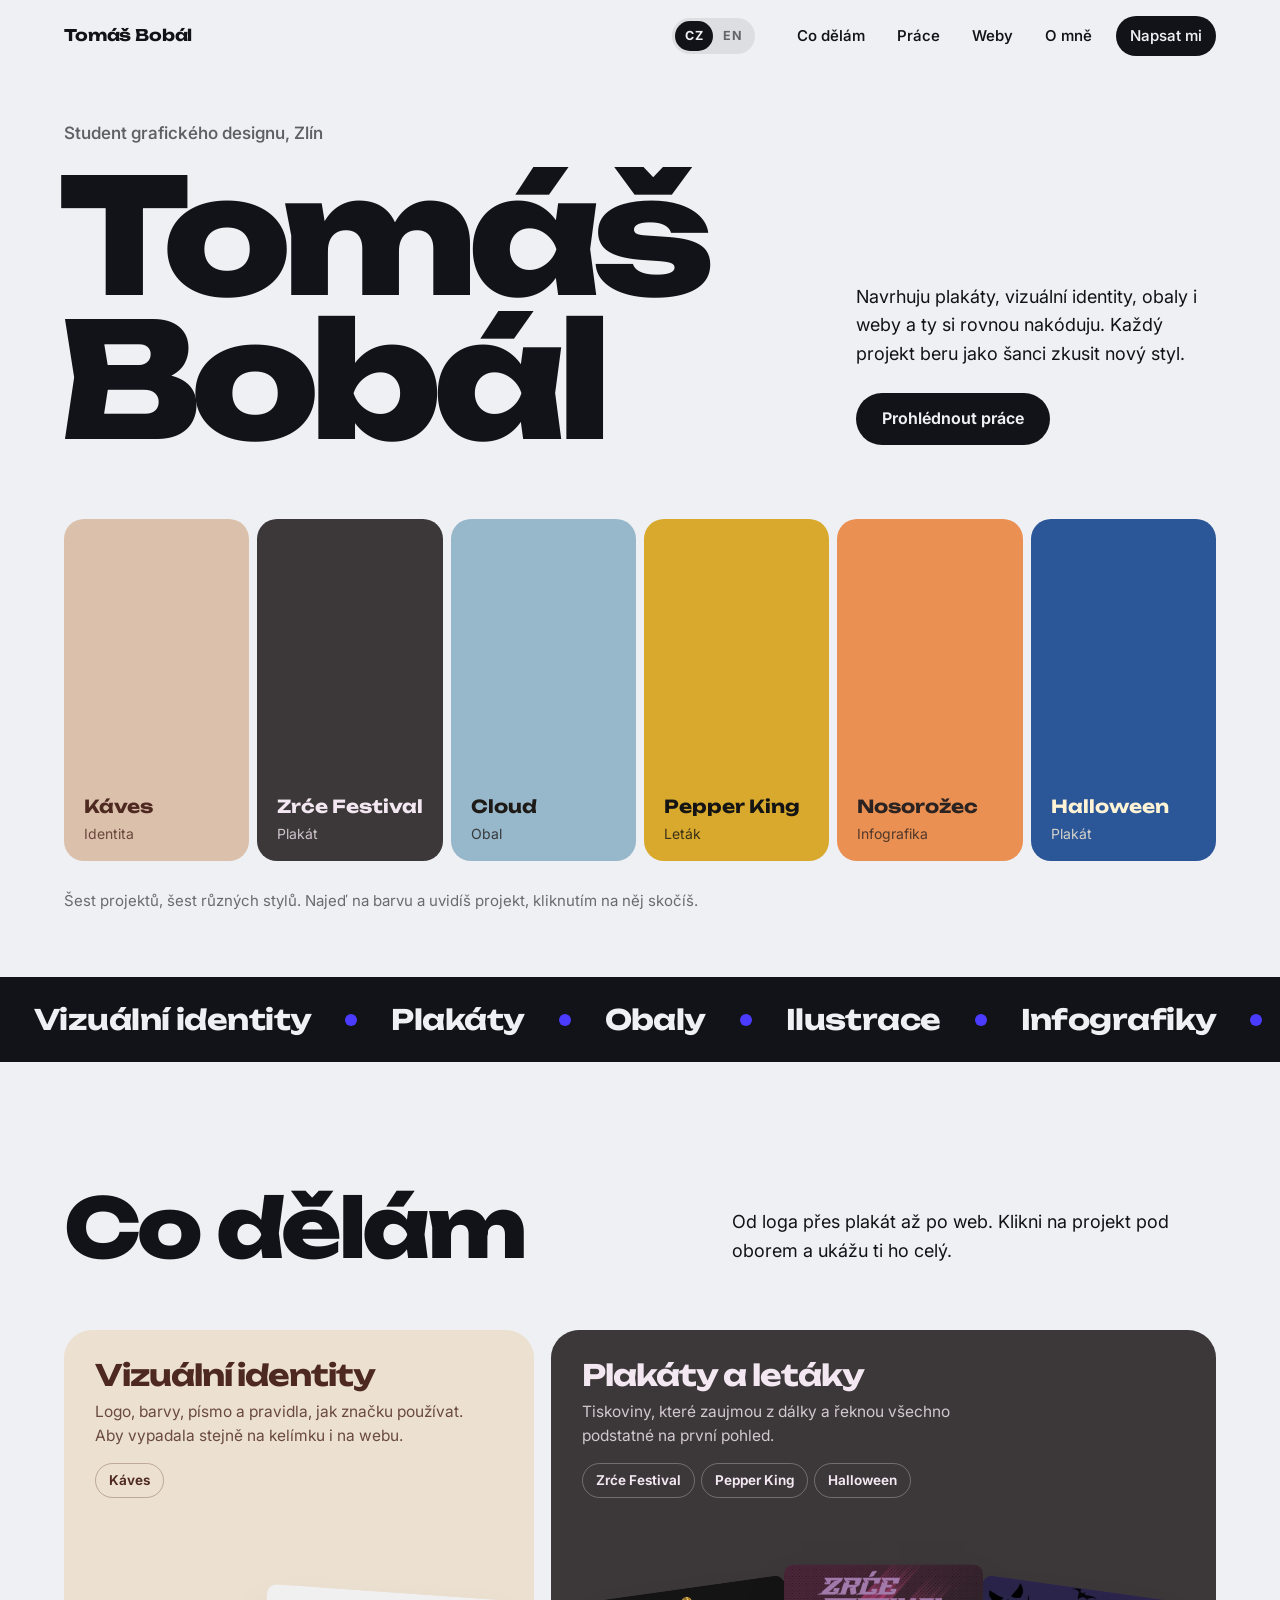
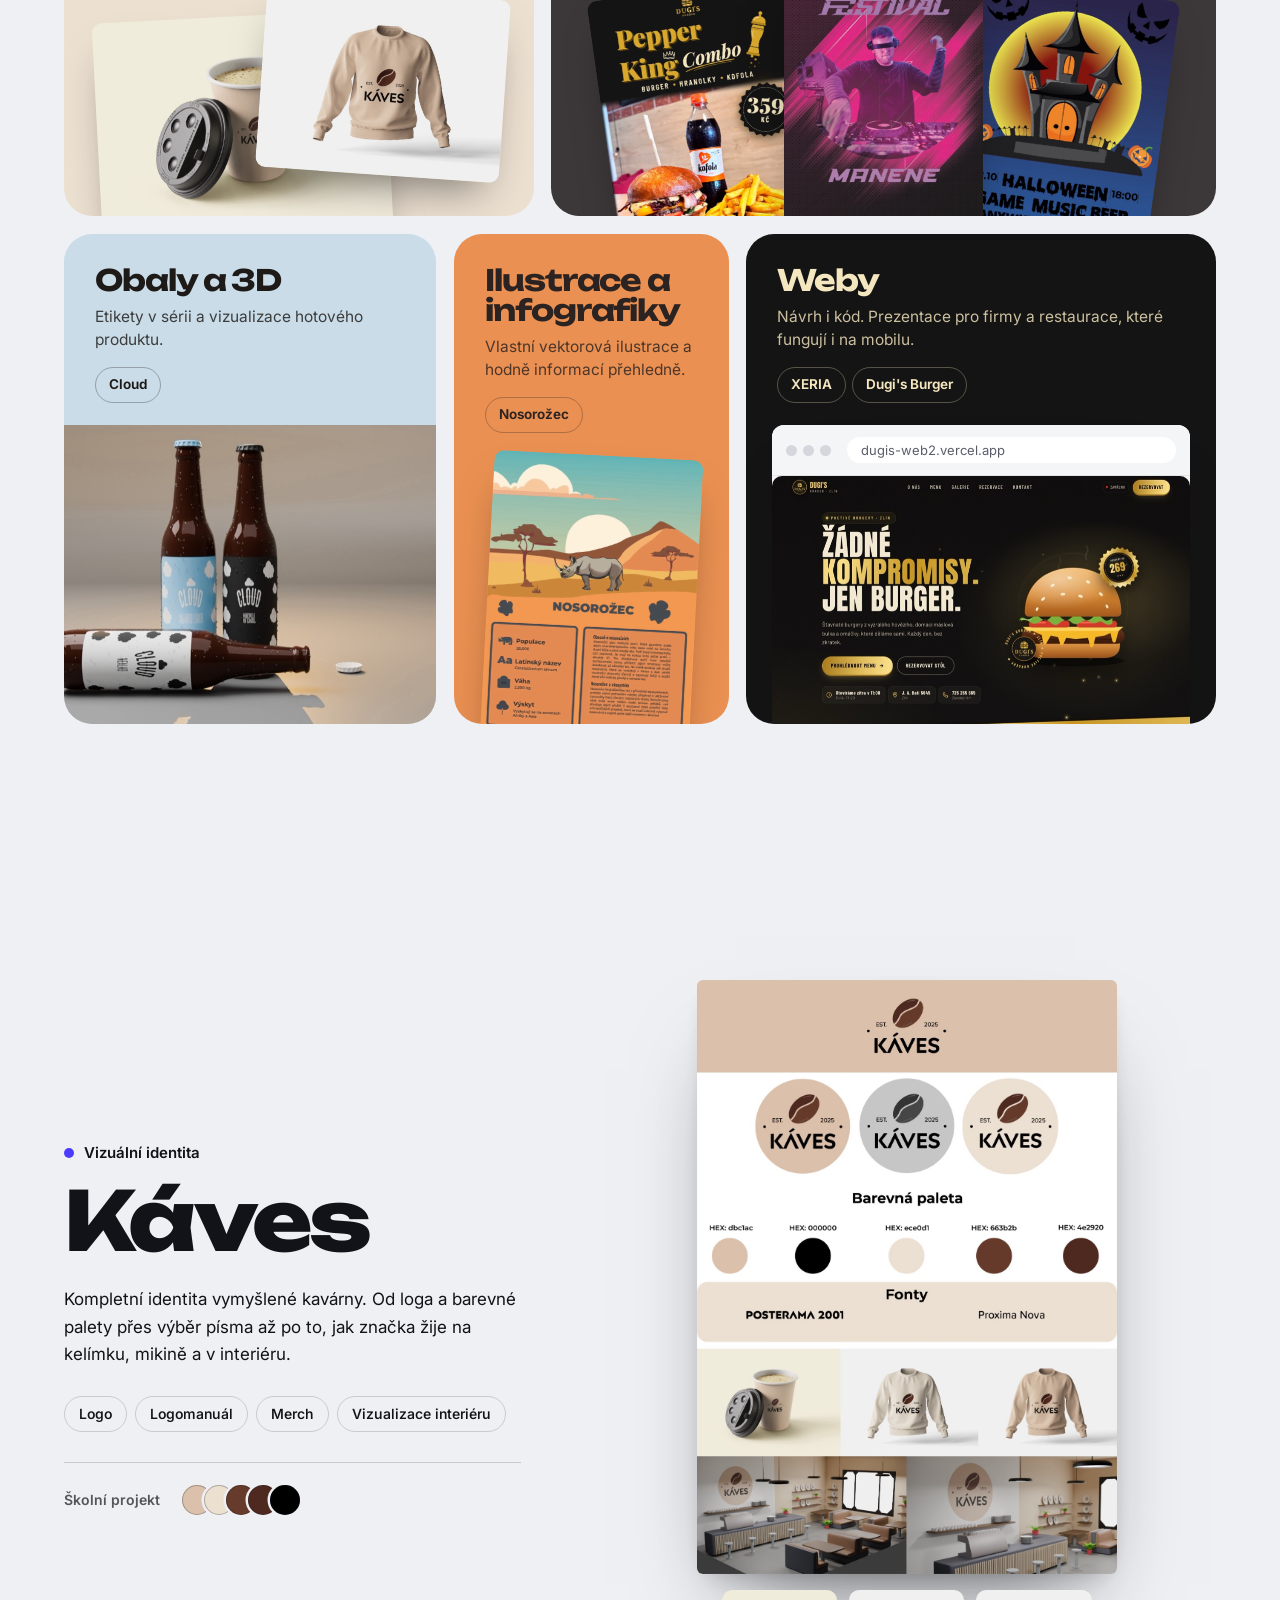
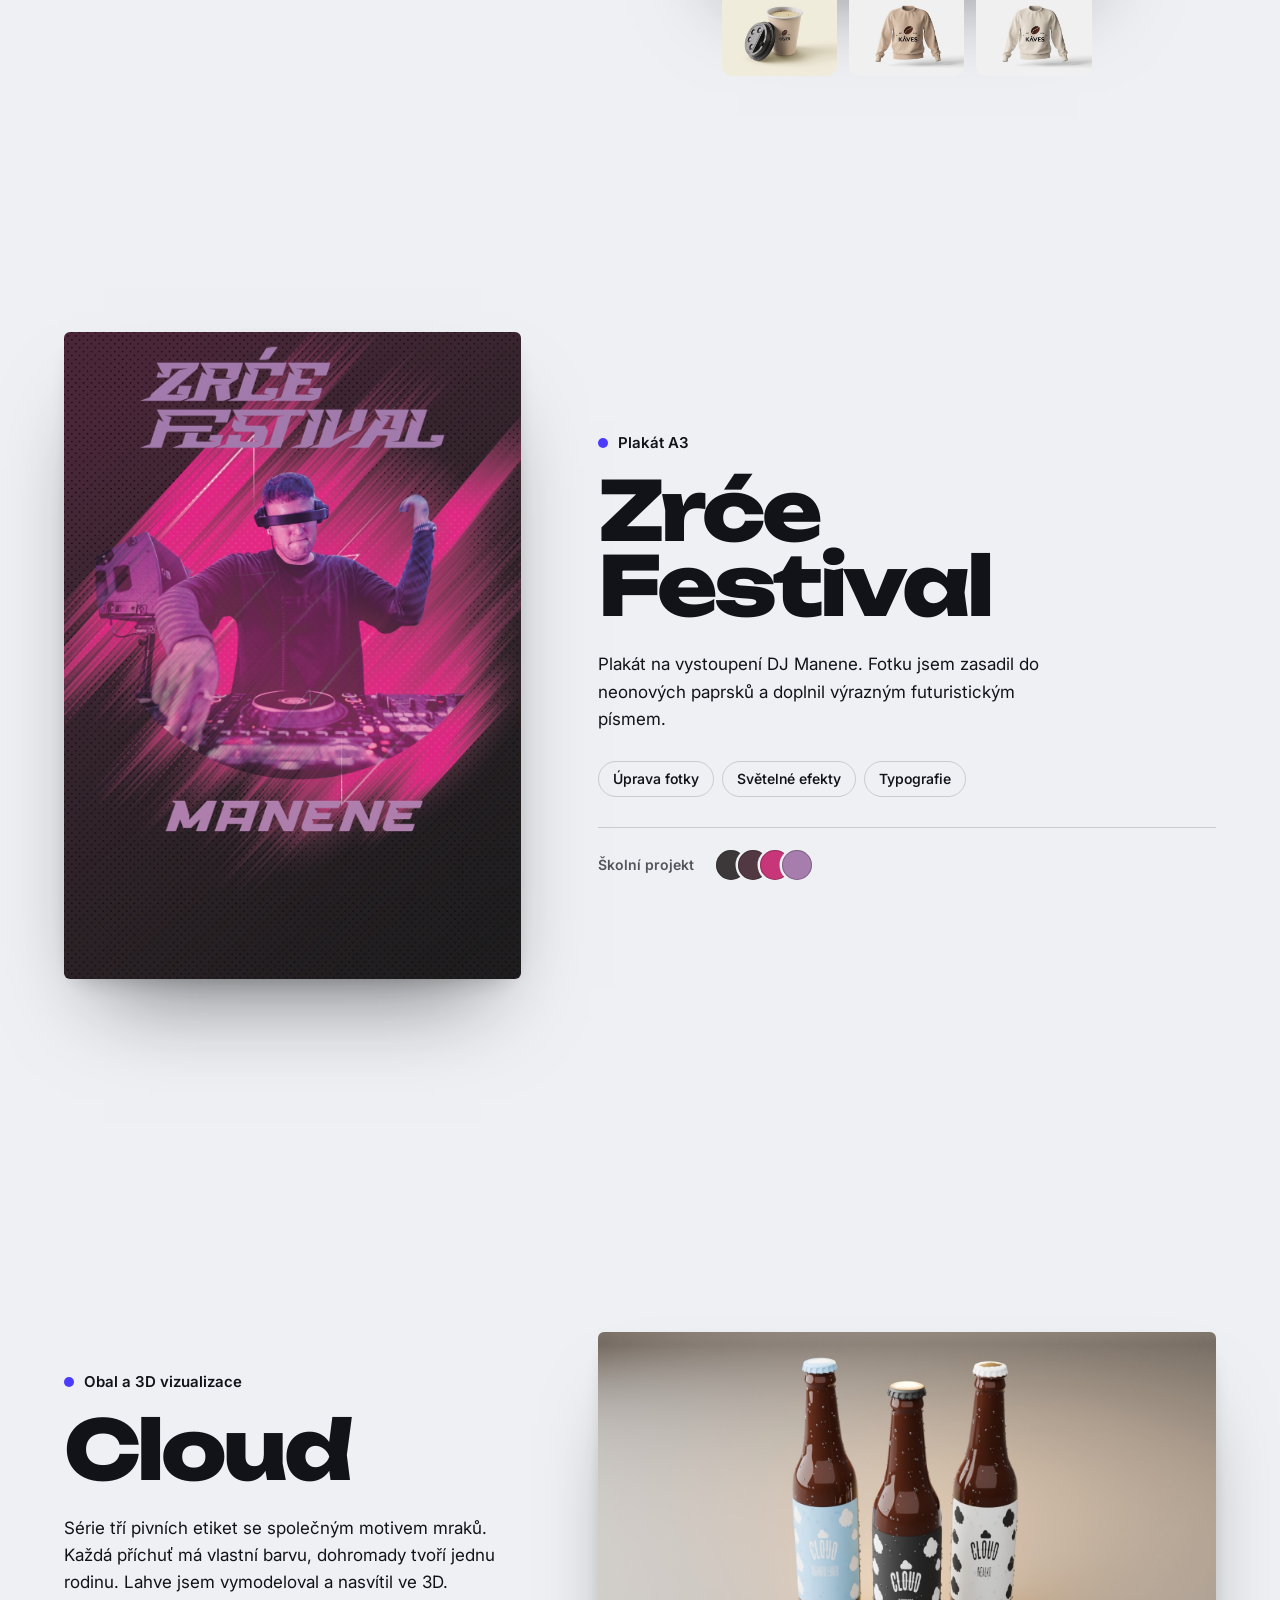
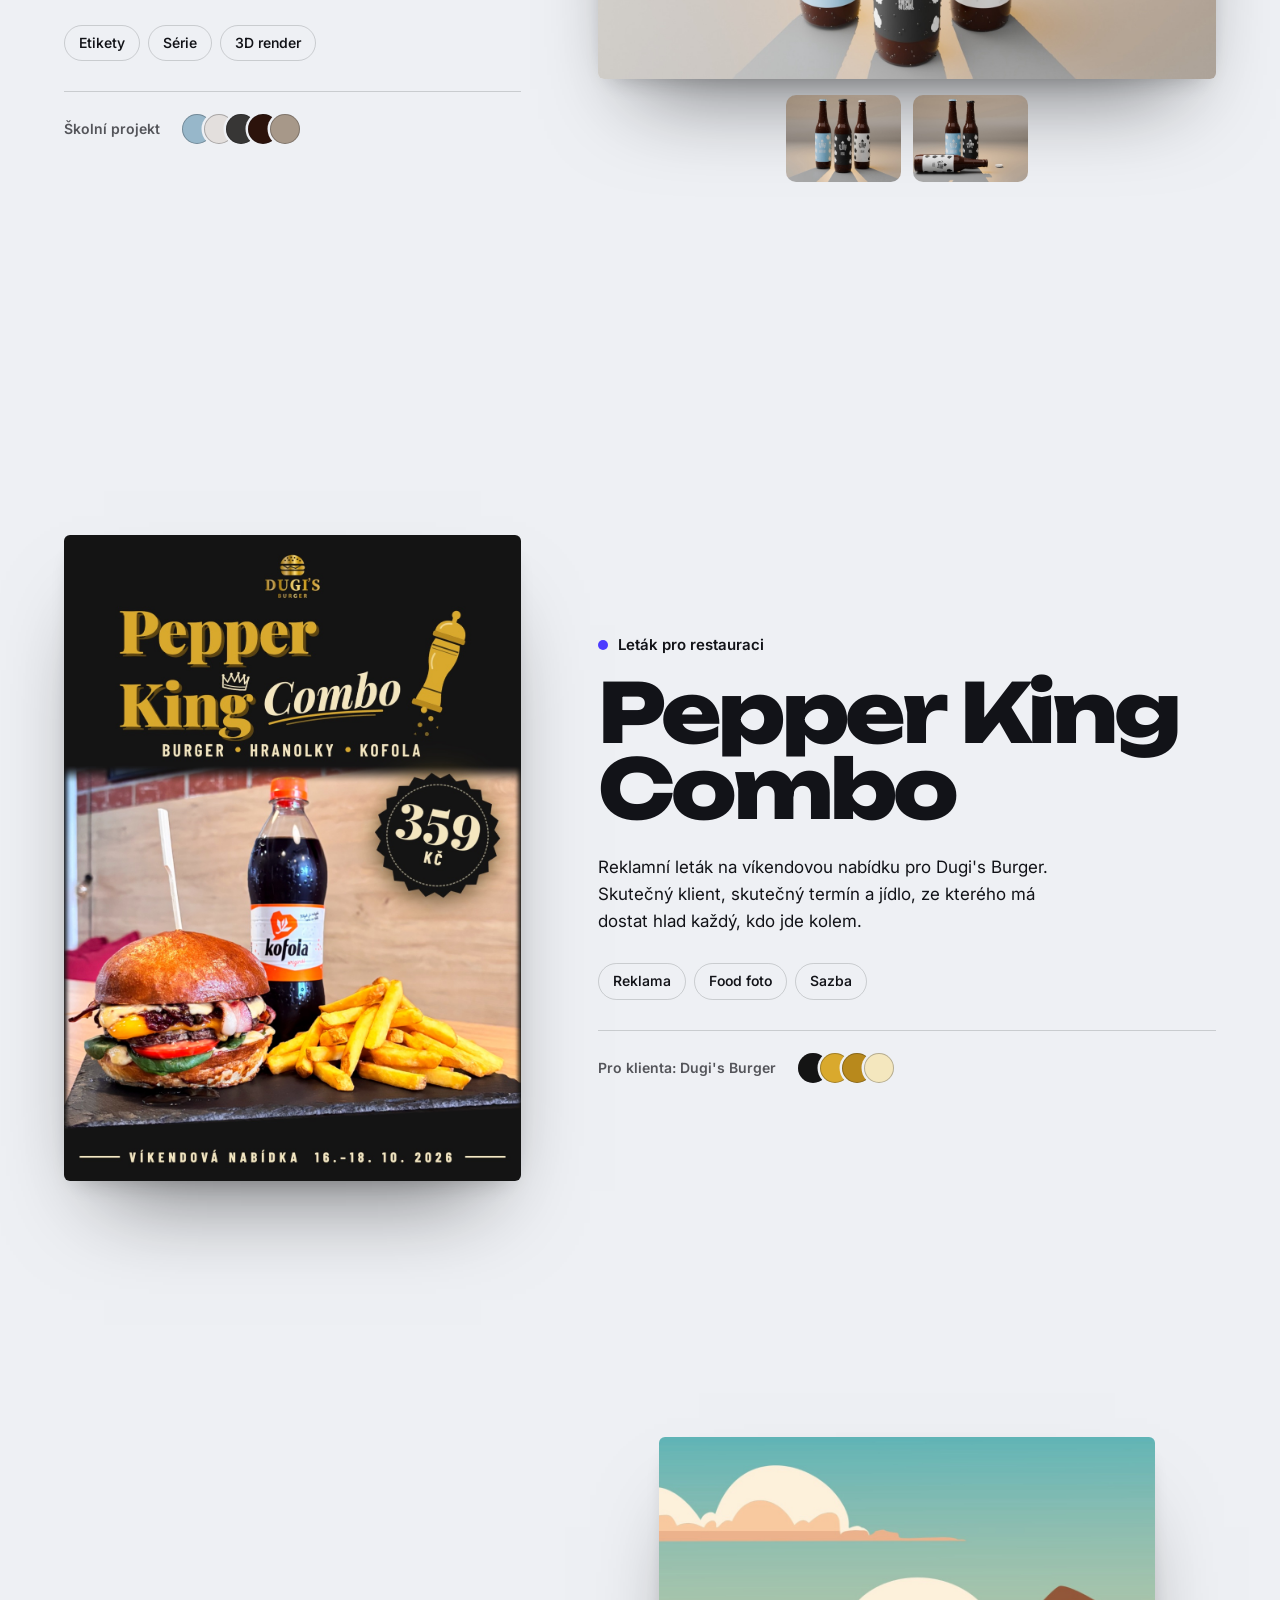
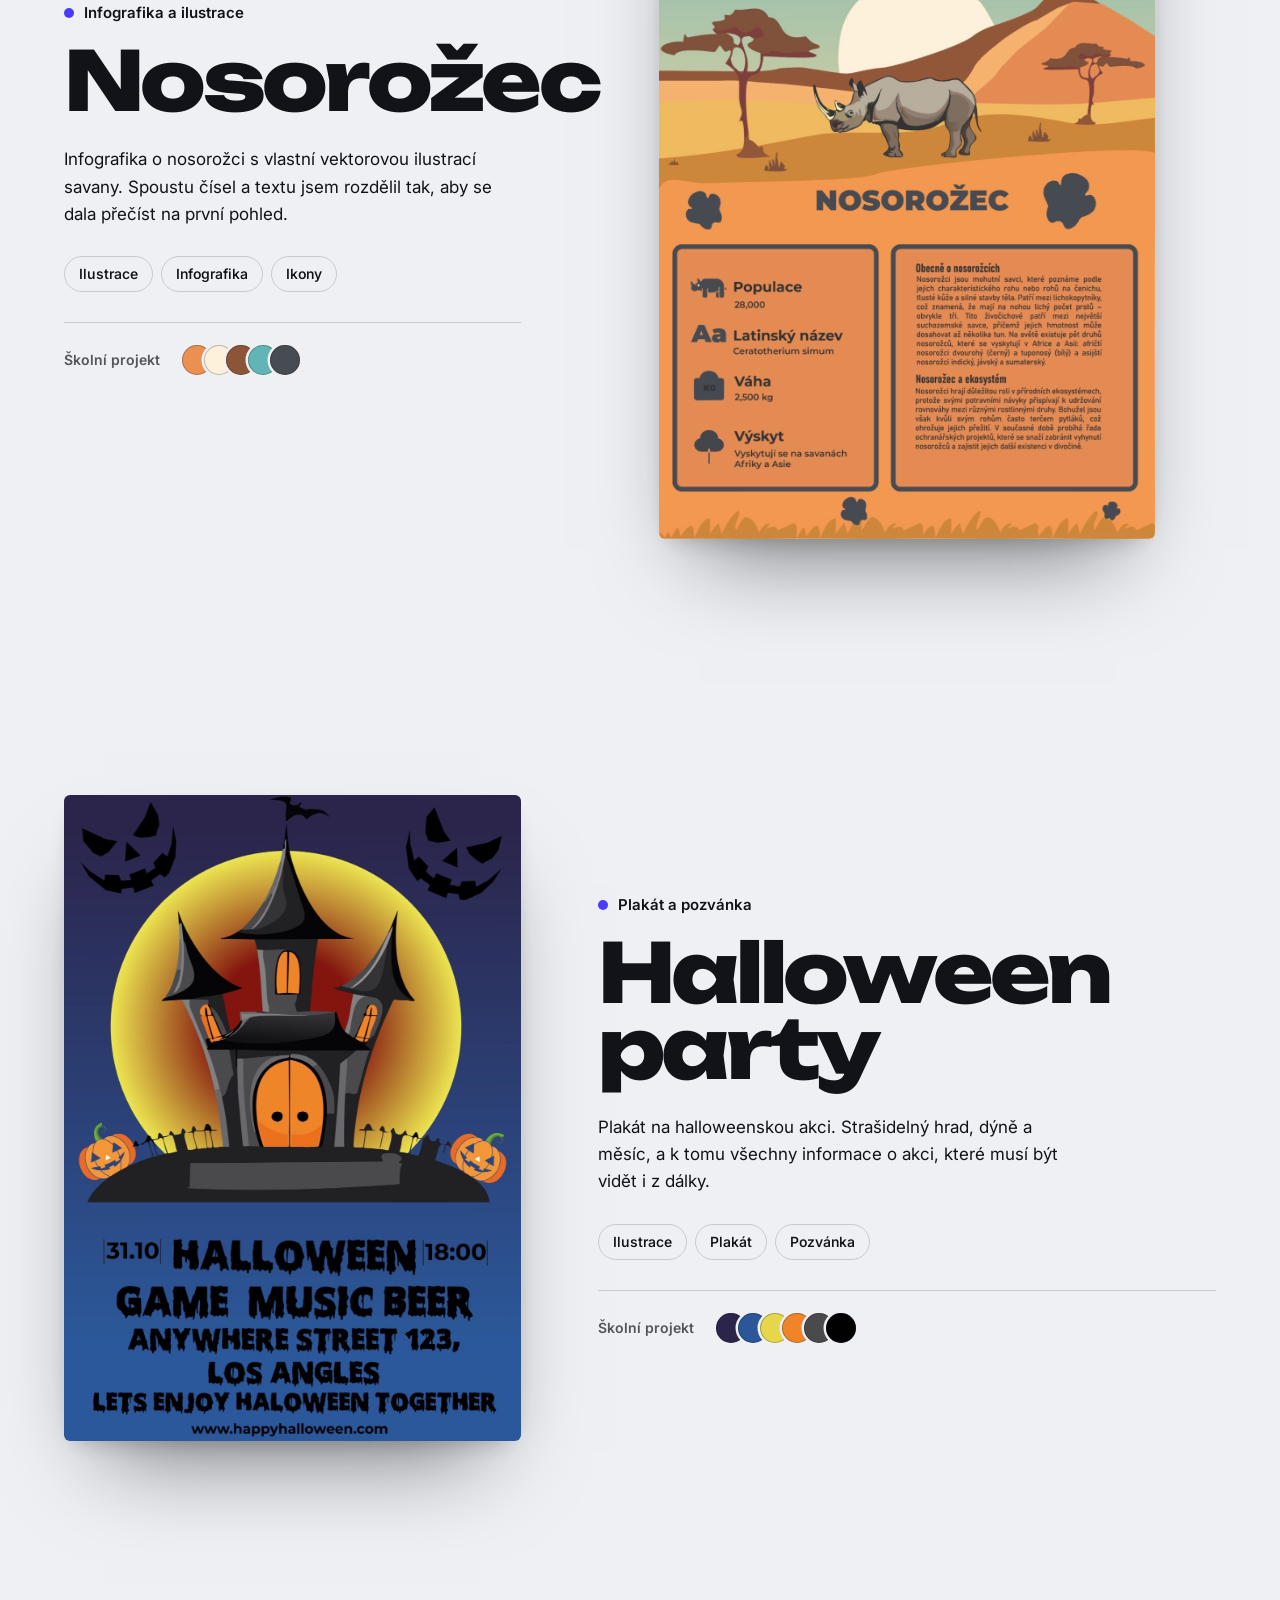
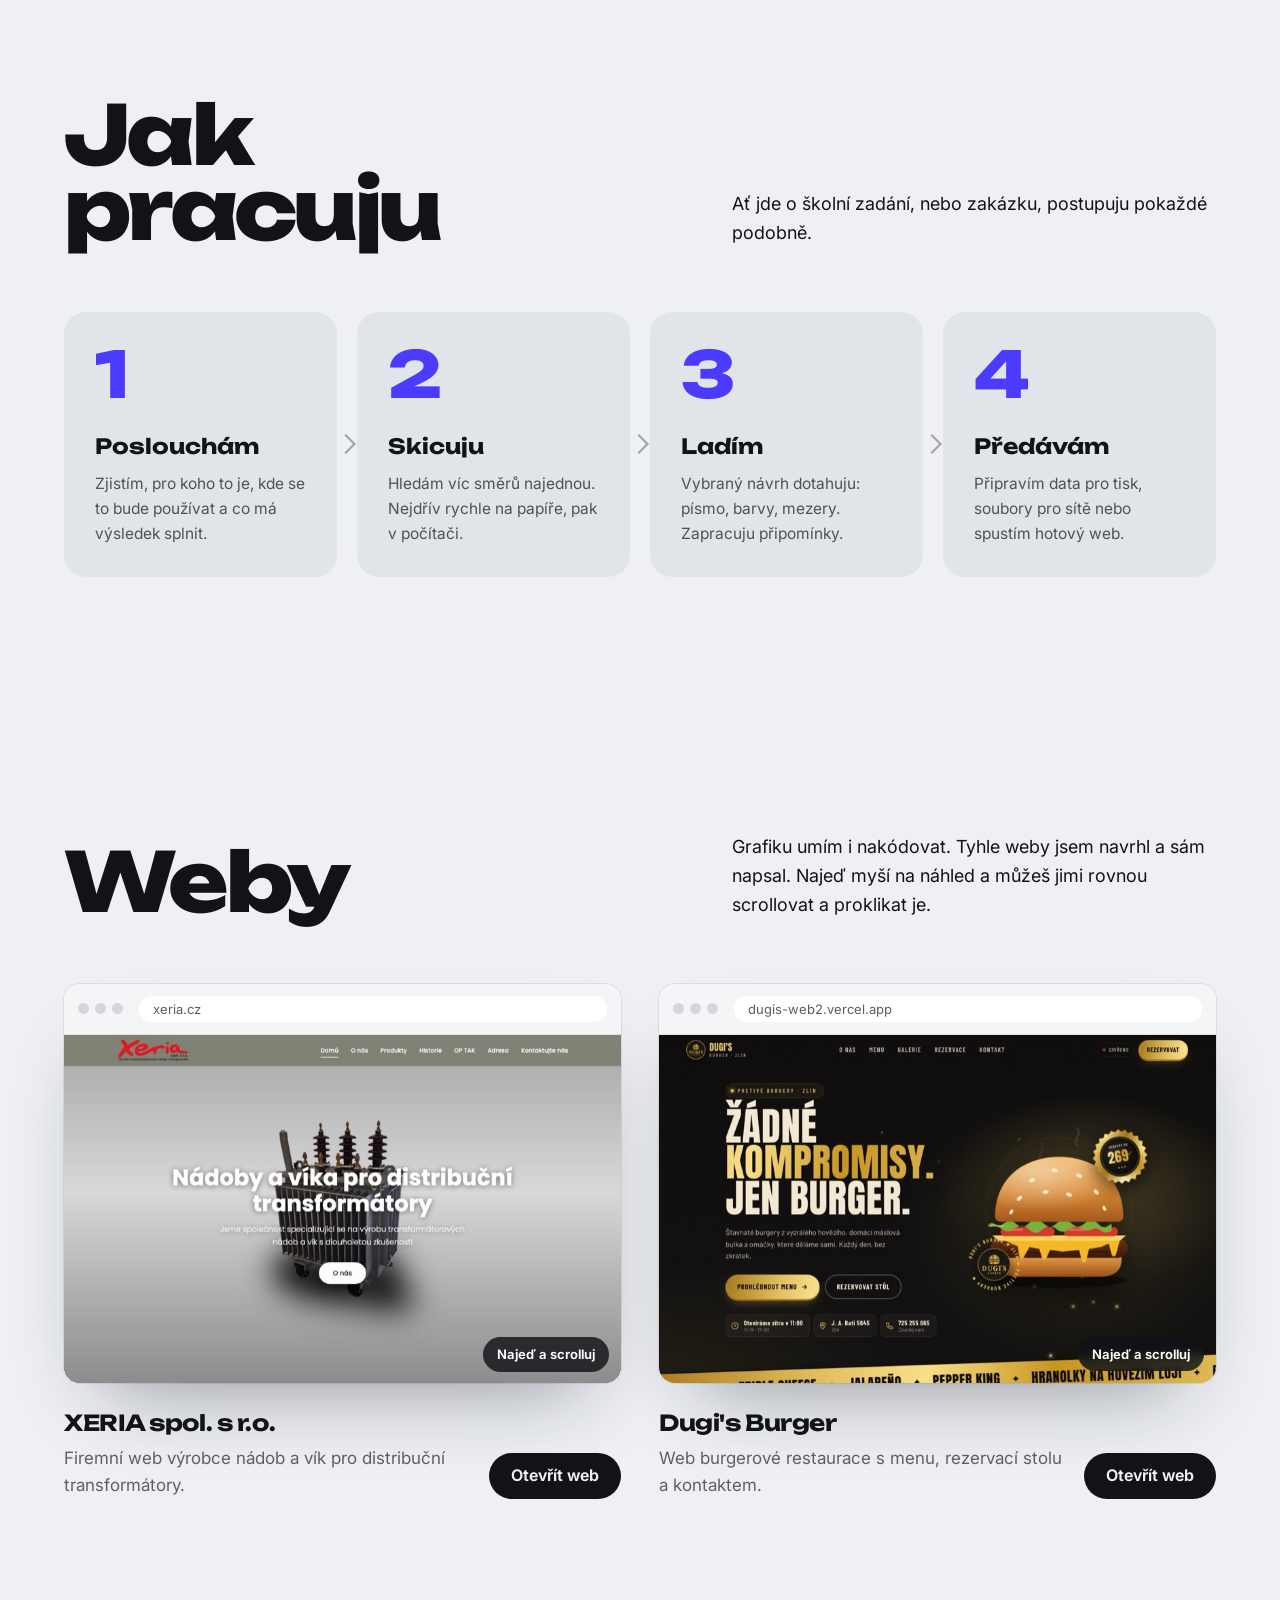
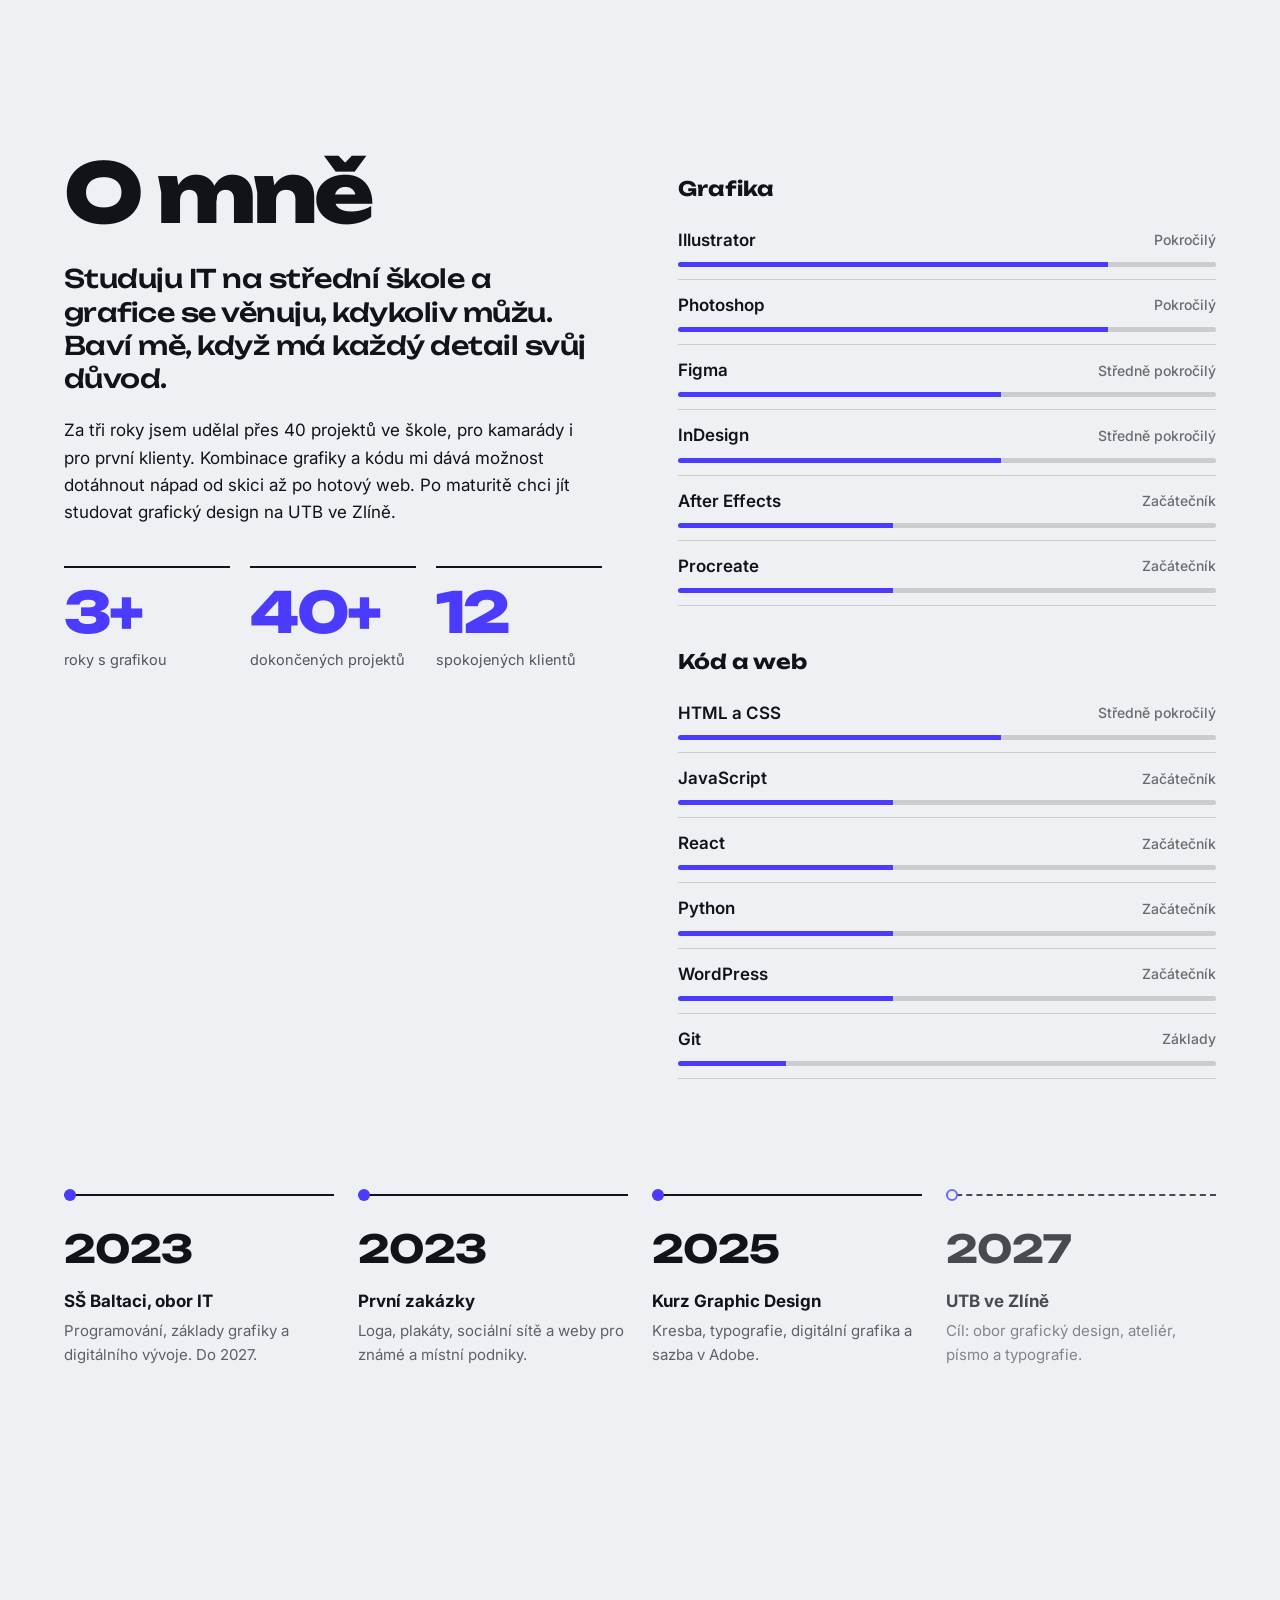
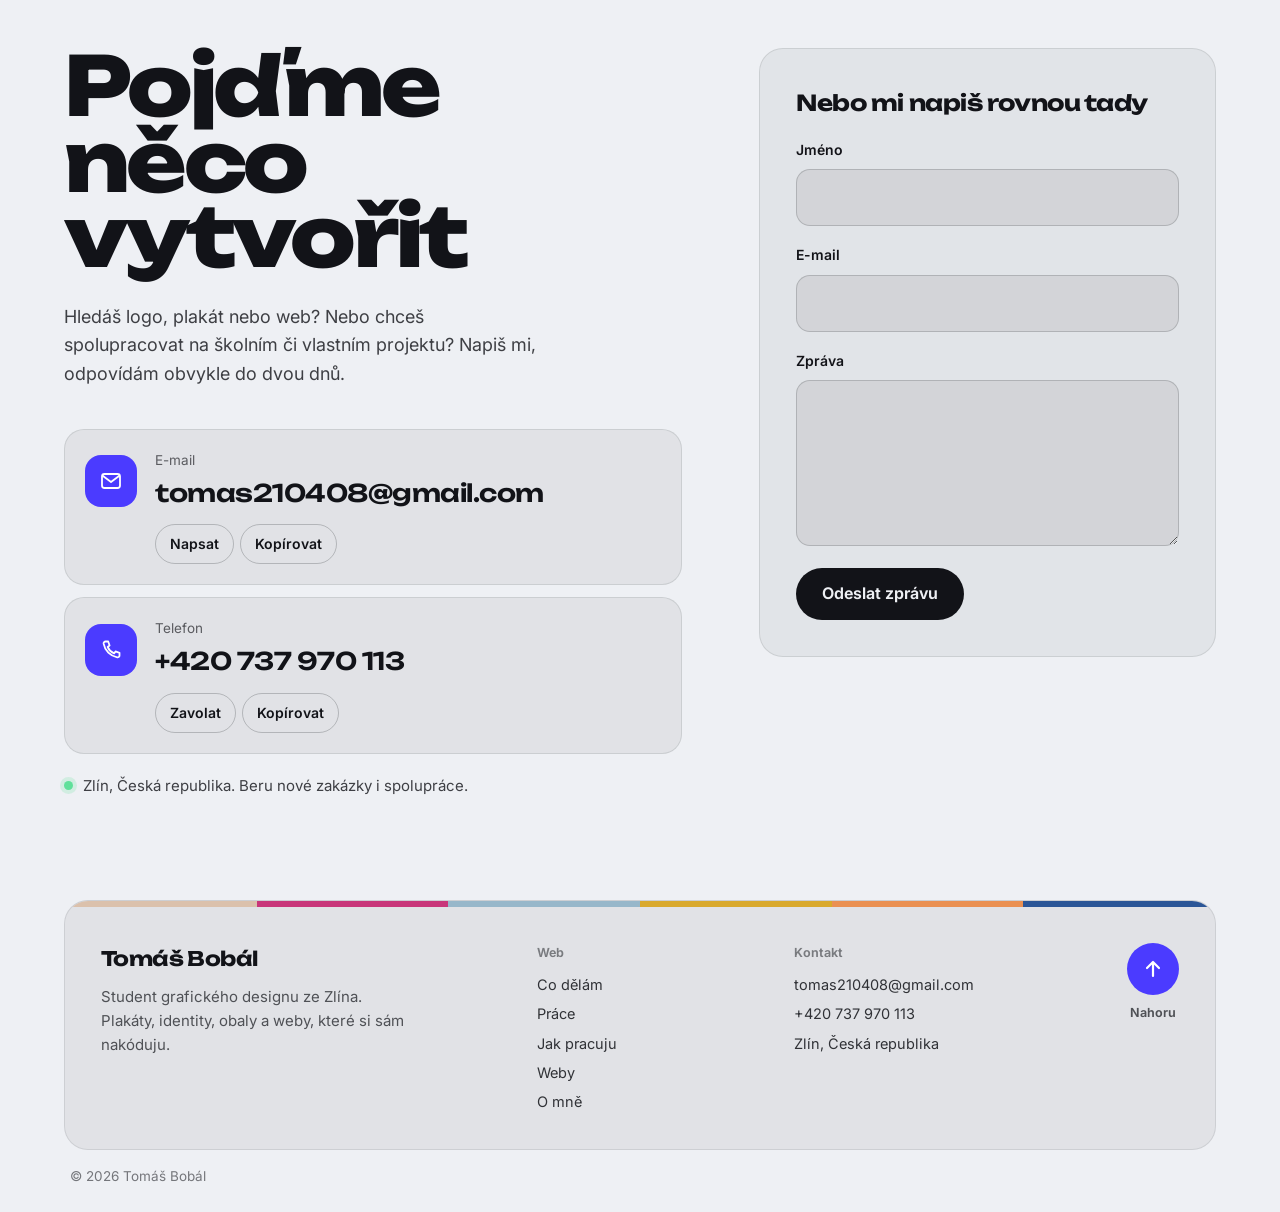
<file: index.html>
<!DOCTYPE html>
<html lang="cs">
<head>
<meta charset="UTF-8">
<meta name="viewport" content="width=device-width, initial-scale=1.0, viewport-fit=cover">
<title>Tomáš Bobál — grafický design</title>
<meta name="description" content="Portfolio Tomáše Bobála, studenta grafického designu ze Zlína: vizuální identity, plakáty, obaly a weby.">
<link rel="alternate" hreflang="cs" href="index.html">
<link rel="alternate" hreflang="en" href="en.html">
<link rel="preconnect" href="https://fonts.googleapis.com">
<link rel="preconnect" href="https://fonts.gstatic.com" crossorigin>
<link href="https://fonts.googleapis.com/css2?family=Unbounded:wght@500..800&family=Inter:wght@400..700&display=swap" rel="stylesheet">
<link rel="stylesheet" href="style.css?v=41">
</head>
<body>

<a class="skip" href="#prace">Přeskočit na práce</a>

<header class="top">
  <a class="brand" href="#uvod">Tomáš Bobál</a>
  <div class="lang" role="group" aria-label="Jazyk">
    <a href="index.html" class="on" aria-current="true" lang="cs">CZ</a>
    <a href="en.html" lang="en" hreflang="en">EN</a>
  </div>
  <nav class="nav" aria-label="Hlavní navigace">
    <a href="#co-delam">Co dělám</a>
    <a href="#prace">Práce</a>
    <a href="#weby">Weby</a>
    <a href="#o-mne">O mně</a>
    <a class="nav-cta" href="#kontakt">Napsat mi</a>
  </nav>
</header>

<main>

<!-- ÚVOD -->
<section id="uvod" class="hero" data-bg="#EEF0F4" data-fg="#121318" data-accent="#4B3BFF">
  <div class="hero-top">
    <p class="hero-role">Student grafického designu, Zlín</p>
    <h1 class="hero-name" aria-label="Tomáš Bobál">
      <span class="ln"><span>Tomáš</span></span>
      <span class="ln"><span>Bobál</span></span>
    </h1>
    <div class="hero-side">
      <p>Navrhuju plakáty, vizuální identity, obaly i weby a ty si rovnou nakóduju. Každý projekt beru jako šanci zkusit nový styl.</p>
      <a href="#prace" class="btn">Prohlédnout práce</a>
    </div>
  </div>

  <div class="palette" aria-label="Rychlý přehled projektů">
    <a class="swatch" href="#p-kaves"    style="--c:#DBC1AC; --t:#4E2920; --i:0"><img decoding="async" src="images/web/sm/kaves-mikina1.jpg" alt="" loading="lazy"><span class="sw-name">Káves</span><span class="sw-kind">Identita</span></a>
    <a class="swatch" href="#p-festival" style="--c:#3C3738; --t:#F3E8F1; --i:1"><img decoding="async" src="images/web/sm/festival-plakat.jpg?v=3" alt="" loading="lazy"><span class="sw-name">Zrće Festival</span><span class="sw-kind">Plakát</span></a>
    <a class="swatch" href="#p-cloud"    style="--c:#97B7CA; --t:#1E1A18; --i:2"><img decoding="async" src="images/web/sm/pivo1.jpg" alt="" loading="lazy"><span class="sw-name">Cloud</span><span class="sw-kind">Obal</span></a>
    <a class="swatch" href="#p-pepper"   style="--c:#D9A92D; --t:#141414; --i:3"><img decoding="async" src="images/web/sm/pepper-king-combo.jpg" alt="" loading="lazy"><span class="sw-name">Pepper King</span><span class="sw-kind">Leták</span></a>
    <a class="swatch" href="#p-nosorozec" style="--c:#EA9052; --t:#2B2321; --i:4"><img decoding="async" src="images/web/sm/infografika-nosorozec.jpg" alt="" loading="lazy"><span class="sw-name">Nosorožec</span><span class="sw-kind">Infografika</span></a>
    <a class="swatch" href="#p-halloween" style="--c:#2B5697; --t:#FFF3D6; --i:5"><img decoding="async" src="images/web/sm/halloween-plakat.jpg?v=41" alt="" loading="lazy"><span class="sw-name">Halloween</span><span class="sw-kind">Plakát</span></a>
  </div>
  <p class="palette-note">Šest projektů, šest různých stylů. Najeď na barvu a uvidíš projekt, kliknutím na něj skočíš.</p>
</section>

<div class="band" aria-hidden="true">
  <div class="band-track">
    <span>Vizuální identity</span><span>Plakáty</span><span>Obaly</span><span>Ilustrace</span><span>Infografiky</span><span>Weby</span><span>Typografie</span>
    <span>Vizuální identity</span><span>Plakáty</span><span>Obaly</span><span>Ilustrace</span><span>Infografiky</span><span>Weby</span><span>Typografie</span>
  </div>
</div>

<!-- CO DĚLÁM -->
<section id="co-delam" class="block" data-bg="#EEF0F4" data-fg="#121318" data-accent="#4B3BFF">
  <div class="block-head">
    <h2>Co dělám</h2>
    <p>Od loga přes plakát až po web. Klikni na projekt pod oborem a ukážu ti ho celý.</p>
  </div>
  <div class="bento">
    <article class="tile t-identity" style="--c:#ECE0D1; --t:#4E2920">
      <div class="tile-text">
        <h3>Vizuální identity</h3>
        <p>Logo, barvy, písmo a pravidla, jak značku používat. Aby vypadala stejně na kelímku i na webu.</p>
        <div class="tile-links"><a href="#p-kaves">Káves</a></div>
      </div>
      <div class="tile-art" aria-hidden="true">
        <img decoding="async" class="a1" src="images/web/sm/kaves-hrnek.jpg" alt="" loading="lazy">
        <img decoding="async" class="a2" src="images/web/sm/kaves-mikina1.jpg" alt="" loading="lazy">
      </div>
    </article>

    <article class="tile t-posters" style="--c:#3C3738; --t:#F3E8F1">
      <div class="tile-text">
        <h3>Plakáty a letáky</h3>
        <p>Tiskoviny, které zaujmou z dálky a řeknou všechno podstatné na první pohled.</p>
        <div class="tile-links"><a href="#p-festival">Zrće Festival</a><a href="#p-pepper">Pepper King</a><a href="#p-halloween">Halloween</a></div>
      </div>
      <div class="tile-art" aria-hidden="true">
        <img decoding="async" class="a1" src="images/web/sm/pepper-king-combo.jpg" alt="" loading="lazy">
        <img decoding="async" class="a2" src="images/web/sm/festival-plakat.jpg?v=3" alt="" loading="lazy">
        <img decoding="async" class="a3" src="images/web/sm/halloween-plakat.jpg?v=41" alt="" loading="lazy">
      </div>
    </article>

    <article class="tile t-pack" style="--c:#C9DCE7; --t:#1E1A18">
      <div class="tile-text">
        <h3>Obaly a 3D</h3>
        <p>Etikety v sérii a vizualizace hotového produktu.</p>
        <div class="tile-links"><a href="#p-cloud">Cloud</a></div>
      </div>
      <div class="tile-art" aria-hidden="true"><img decoding="async" class="a1" src="images/web/sm/pivo3.jpg" alt="" loading="lazy"></div>
    </article>

    <article class="tile t-illu" style="--c:#EA9052; --t:#2B2321">
      <div class="tile-text">
        <h3>Ilustrace a infografiky</h3>
        <p>Vlastní vektorová ilustrace a hodně informací přehledně.</p>
        <div class="tile-links"><a href="#p-nosorozec">Nosorožec</a></div>
      </div>
      <div class="tile-art" aria-hidden="true"><img decoding="async" class="a1" src="images/web/sm/infografika-nosorozec.jpg" alt="" loading="lazy"></div>
    </article>

    <article class="tile t-web" style="--c:#141414; --t:#F4E6BE">
      <div class="tile-text">
        <h3>Weby</h3>
        <p>Návrh i kód. Prezentace pro firmy a restaurace, které fungují i na mobilu.</p>
        <div class="tile-links"><a href="#weby">XERIA</a><a href="#weby">Dugi's Burger</a></div>
      </div>
      <div class="tile-art">
        <div class="site mini">
          <div class="browser">
            <div class="browser-bar"><i></i><i></i><i></i><span class="b-url">dugis-web2.vercel.app</span></div>
            <div class="browser-view"><img decoding="async" class="shot" src="images/web/sm/web-dugis.jpg?v=41" alt="Náhled webu Dugi's Burger" loading="lazy"></div>
          </div>
        </div>
      </div>
    </article>
  </div>
</section>

<!-- PRÁCE -->
<div id="prace">

  <nav class="pnav" aria-label="Projekty">
    <a href="#p-kaves" style="--c:#663B2B"><span>Káves</span></a>
    <a href="#p-festival" style="--c:#C8367A"><span>Zrće Festival</span></a>
    <a href="#p-cloud" style="--c:#97B7CA"><span>Cloud</span></a>
    <a href="#p-pepper" style="--c:#D9A92D"><span>Pepper King</span></a>
    <a href="#p-nosorozec" style="--c:#EA9052"><span>Nosorožec</span></a>
    <a href="#p-halloween" style="--c:#E5D64C"><span>Halloween</span></a>
  </nav>

  <section id="p-kaves" class="project" data-bg="#ECE0D1" data-fg="#4E2920" data-accent="#663B2B">
    <div class="p-text">
      <p class="p-kind">Vizuální identita</p>
      <h2>Káves</h2>
      <p class="p-desc">Kompletní identita vymyšlené kavárny. Od loga a barevné palety přes výběr písma až po to, jak značka žije na kelímku, mikině a v interiéru.</p>
      <ul class="p-tags"><li>Logo</li><li>Logomanuál</li><li>Merch</li><li>Vizualizace interiéru</li></ul>
      <div class="p-foot"><p class="p-type">Školní projekt</p><div class="p-palette" aria-label="Barevná paleta projektu"><span style="--s:#DBC1AC" title="#DBC1AC"></span><span style="--s:#ECE0D1" title="#ECE0D1"></span><span style="--s:#663B2B" title="#663B2B"></span><span style="--s:#4E2920" title="#4E2920"></span><span style="--s:#000000" title="#000000"></span></div></div>
    </div>
    <div class="p-media" data-gallery="images/web/kaves-logo-manual.jpg,images/web/kaves-hrnek.jpg,images/web/kaves-mikina1.jpg,images/web/kaves-mikina2.jpg" data-title="Káves">
      <button class="m-main portrait" data-index="0" aria-label="Zobrazit logomanuál Káves ve velkém"><img decoding="async" src="images/web/kaves-logo-manual.jpg" alt="Logomanuál kavárny Káves" loading="lazy" width="1131" height="1600"></button>
      <div class="m-thumbs">
        <button data-index="1" aria-label="Zobrazit kelímek Káves"><img decoding="async" src="images/web/sm/kaves-hrnek.jpg" alt="Kelímek Káves" loading="lazy"></button>
        <button data-index="2" aria-label="Zobrazit mikinu Káves"><img decoding="async" src="images/web/sm/kaves-mikina1.jpg" alt="Mikina Káves" loading="lazy"></button>
        <button data-index="3" aria-label="Zobrazit druhou mikinu Káves"><img decoding="async" src="images/web/sm/kaves-mikina2.jpg" alt="Mikina Káves, druhá barva" loading="lazy"></button>
      </div>
    </div>
  </section>

  <section id="p-festival" class="project flip" data-bg="#3C3738" data-fg="#F3E8F1" data-accent="#C8367A">
    <div class="p-text">
      <p class="p-kind">Plakát A3</p>
      <h2>Zrće Festival</h2>
      <p class="p-desc">Plakát na vystoupení DJ Manene. Fotku jsem zasadil do neonových paprsků a doplnil výrazným futuristickým písmem.</p>
      <ul class="p-tags"><li>Úprava fotky</li><li>Světelné efekty</li><li>Typografie</li></ul>
      <div class="p-foot"><p class="p-type">Školní projekt</p><div class="p-palette" aria-label="Barevná paleta projektu"><span style="--s:#3C3738" title="#3C3738"></span><span style="--s:#523843" title="#523843"></span><span style="--s:#C8367A" title="#C8367A"></span><span style="--s:#A77DAD" title="#A77DAD"></span></div></div>
    </div>
    <div class="p-media" data-gallery="images/web/festival-plakat.jpg?v=3" data-title="Zrće Festival">
      <button class="m-main portrait" data-index="0" aria-label="Zobrazit plakát Zrće Festival ve velkém"><img decoding="async" src="images/web/festival-plakat.jpg?v=3" alt="Plakát Zrće Festival, Manene" loading="lazy" width="1131" height="1600"></button>
    </div>
  </section>

  <section id="p-cloud" class="project wide" data-bg="#C9DCE7" data-fg="#1E1A18" data-accent="#2C130B">
    <div class="p-text">
      <p class="p-kind">Obal a 3D vizualizace</p>
      <h2>Cloud</h2>
      <p class="p-desc">Série tří pivních etiket se společným motivem mraků. Každá příchuť má vlastní barvu, dohromady tvoří jednu rodinu. Lahve jsem vymodeloval a nasvítil ve 3D.</p>
      <ul class="p-tags"><li>Etikety</li><li>Série</li><li>3D render</li></ul>
      <div class="p-foot"><p class="p-type">Školní projekt</p><div class="p-palette" aria-label="Barevná paleta projektu"><span style="--s:#97B7CA" title="#97B7CA"></span><span style="--s:#E3DFDD" title="#E3DFDD"></span><span style="--s:#373635" title="#373635"></span><span style="--s:#2C130B" title="#2C130B"></span><span style="--s:#A79889" title="#A79889"></span></div></div>
    </div>
    <div class="p-media" data-gallery="images/web/pivo1.jpg,images/web/pivo2.jpg,images/web/pivo3.jpg" data-title="Cloud">
      <button class="m-main landscape" data-index="0" aria-label="Zobrazit lahve Cloud ve velkém"><img decoding="async" src="images/web/pivo1.jpg" alt="Tři lahve piva Cloud" loading="lazy" width="1600" height="900"></button>
      <div class="m-thumbs">
        <button data-index="1" aria-label="Zobrazit druhý pohled"><img decoding="async" src="images/web/sm/pivo2.jpg" alt="Lahve Cloud, druhý pohled" loading="lazy"></button>
        <button data-index="2" aria-label="Zobrazit třetí pohled"><img decoding="async" src="images/web/sm/pivo3.jpg" alt="Lahve Cloud, třetí pohled" loading="lazy"></button>
      </div>
    </div>
  </section>

  <section id="p-pepper" class="project flip" data-bg="#141414" data-fg="#F4E6BE" data-accent="#D9A92D">
    <div class="p-text">
      <p class="p-kind">Leták pro restauraci</p>
      <h2>Pepper King Combo</h2>
      <p class="p-desc">Reklamní leták na víkendovou nabídku pro Dugi's Burger. Skutečný klient, skutečný termín a jídlo, ze kterého má dostat hlad každý, kdo jde kolem.</p>
      <ul class="p-tags"><li>Reklama</li><li>Food foto</li><li>Sazba</li></ul>
      <div class="p-foot"><p class="p-type">Pro klienta: Dugi's Burger</p><div class="p-palette" aria-label="Barevná paleta projektu"><span style="--s:#141414" title="#141414"></span><span style="--s:#D9A92D" title="#D9A92D"></span><span style="--s:#B8891C" title="#B8891C"></span><span style="--s:#F4E7BE" title="#F4E7BE"></span></div></div>
    </div>
    <div class="p-media" data-gallery="images/web/pepper-king-combo.jpg" data-title="Pepper King Combo">
      <button class="m-main portrait" data-index="0" aria-label="Zobrazit leták Pepper King Combo ve velkém"><img decoding="async" src="images/web/pepper-king-combo.jpg" alt="Leták Dugi's Burger, Pepper King Combo" loading="lazy" width="1131" height="1600"></button>
    </div>
  </section>

  <section id="p-nosorozec" class="project" data-bg="#EA9052" data-fg="#2B2321" data-accent="#1F6F6F">
    <div class="p-text">
      <p class="p-kind">Infografika a ilustrace</p>
      <h2>Nosorožec</h2>
      <p class="p-desc">Infografika o nosorožci s vlastní vektorovou ilustrací savany. Spoustu čísel a textu jsem rozdělil tak, aby se dala přečíst na první pohled.</p>
      <ul class="p-tags"><li>Ilustrace</li><li>Infografika</li><li>Ikony</li></ul>
      <div class="p-foot"><p class="p-type">Školní projekt</p><div class="p-palette" aria-label="Barevná paleta projektu"><span style="--s:#EA9052" title="#EA9052"></span><span style="--s:#FDF1DB" title="#FDF1DB"></span><span style="--s:#8D5538" title="#8D5538"></span><span style="--s:#63B5B5" title="#63B5B5"></span><span style="--s:#474B52" title="#474B52"></span></div></div>
    </div>
    <div class="p-media" data-gallery="images/web/infografika-nosorozec.jpg" data-title="Nosorožec">
      <button class="m-main portrait" data-index="0" aria-label="Zobrazit infografiku Nosorožec ve velkém"><img decoding="async" src="images/web/infografika-nosorozec.jpg" alt="Infografika Nosorožec" loading="lazy" width="1131" height="1600"></button>
    </div>
  </section>

  <section id="p-halloween" class="project flip" data-bg="#2B5697" data-fg="#FFF3D6" data-accent="#E5D64C">
    <div class="p-text">
      <p class="p-kind">Plakát a pozvánka</p>
      <h2>Halloween party</h2>
      <p class="p-desc">Plakát na halloweenskou akci. Strašidelný hrad, dýně a měsíc, a k tomu všechny informace o akci, které musí být vidět i z dálky.</p>
      <ul class="p-tags"><li>Ilustrace</li><li>Plakát</li><li>Pozvánka</li></ul>
      <div class="p-foot"><p class="p-type">Školní projekt</p><div class="p-palette" aria-label="Barevná paleta projektu"><span style="--s:#2B254B" title="#2B254B"></span><span style="--s:#2B5697" title="#2B5697"></span><span style="--s:#E5D64C" title="#E5D64C"></span><span style="--s:#F08429" title="#F08429"></span><span style="--s:#4A494C" title="#4A494C"></span><span style="--s:#010102" title="#010102"></span></div></div>
    </div>
    <div class="p-media" data-gallery="images/web/halloween-plakat.jpg?v=41" data-title="Halloween party">
      <button class="m-main portrait" data-index="0" aria-label="Zobrazit plakát Halloween party ve velkém"><img decoding="async" src="images/web/halloween-plakat.jpg?v=41" alt="Plakát Halloween party" loading="lazy" width="1131" height="1600"></button>
    </div>
  </section>

</div>

<!-- JAK PRACUJU -->
<section id="postup" class="block process-block" data-bg="#EEF0F4" data-fg="#121318" data-accent="#4B3BFF">
  <div class="block-head">
    <h2>Jak pracuju</h2>
    <p>Ať jde o školní zadání, nebo zakázku, postupuju pokaždé podobně.</p>
  </div>
  <ol class="process">
    <li><span class="step">1</span><h3>Poslouchám</h3><p>Zjistím, pro koho to je, kde se to bude používat a co má výsledek splnit.</p></li>
    <li><span class="step">2</span><h3>Skicuju</h3><p>Hledám víc směrů najednou. Nejdřív rychle na papíře, pak v počítači.</p></li>
    <li><span class="step">3</span><h3>Ladím</h3><p>Vybraný návrh dotahuju: písmo, barvy, mezery. Zapracuju připomínky.</p></li>
    <li><span class="step">4</span><h3>Předávám</h3><p>Připravím data pro tisk, soubory pro sítě nebo spustím hotový web.</p></li>
  </ol>
</section>

<!-- WEBY -->
<section id="weby" class="block" data-bg="#EEF0F4" data-fg="#121318" data-accent="#4B3BFF">
  <div class="block-head">
    <h2>Weby</h2>
    <p>Grafiku umím i nakódovat. Tyhle weby jsem navrhl a sám napsal. Najeď myší na náhled a můžeš jimi rovnou scrollovat a proklikat je.</p>
  </div>
  <div class="sites">
    <article class="site" data-url="https://xeria.cz">
      <div class="browser">
        <div class="browser-bar"><i></i><i></i><i></i><span class="b-url"></span></div>
        <div class="browser-view"><span class="try-hint">Najeď a scrolluj</span><img decoding="async" class="shot" src="images/web/sm/web-xeria.jpg" alt="Náhled webu XERIA spol. s r.o." loading="lazy"></div>
      </div>
      <div class="site-info">
        <div>
          <h3>XERIA spol. s r.o.</h3>
          <p>Firemní web výrobce nádob a vík pro distribuční transformátory.</p>
        </div>
        <a class="btn site-link" href="https://xeria.cz" target="_blank" rel="noopener">Otevřít web</a>
      </div>
    </article>
    <article class="site" data-url="https://dugis-web2.vercel.app">
      <div class="browser">
        <div class="browser-bar"><i></i><i></i><i></i><span class="b-url"></span></div>
        <div class="browser-view"><span class="try-hint">Najeď a scrolluj</span><img decoding="async" class="shot" src="images/web/sm/web-dugis.jpg?v=41" alt="Náhled webu Dugi's Burger" loading="lazy"></div>
      </div>
      <div class="site-info">
        <div>
          <h3>Dugi's Burger</h3>
          <p>Web burgerové restaurace s menu, rezervací stolu a kontaktem.</p>
        </div>
        <a class="btn site-link" href="https://dugis-web2.vercel.app" target="_blank" rel="noopener">Otevřít web</a>
      </div>
    </article>
  </div>
</section>

<!-- O MNĚ -->
<section id="o-mne" class="block" data-bg="#EEF0F4" data-fg="#121318" data-accent="#4B3BFF">
  <div class="about">
    <div class="about-lead">
      <h2>O mně</h2>
      <p class="big">Studuju IT na střední škole a grafice se věnuju, kdykoliv můžu. Baví mě, když má každý detail svůj důvod.</p>
      <p>Za tři roky jsem udělal přes 40 projektů ve škole, pro kamarády i pro první klienty. Kombinace grafiky a kódu mi dává možnost dotáhnout nápad od skici až po hotový web. Po maturitě chci jít studovat grafický design na UTB ve Zlíně.</p>
      <dl class="stats">
        <div><dt>3+</dt><dd>roky s grafikou</dd></div>
        <div><dt>40+</dt><dd>dokončených projektů</dd></div>
        <div><dt>12</dt><dd>spokojených klientů</dd></div>
      </dl>
    </div>

    <div class="skills">
      <div class="skill-group">
        <h3>Grafika</h3>
        <ul>
          <li style="--l:4"><span>Illustrator</span><b>Pokročilý</b></li>
          <li style="--l:4"><span>Photoshop</span><b>Pokročilý</b></li>
          <li style="--l:3"><span>Figma</span><b>Středně pokročilý</b></li>
          <li style="--l:3"><span>InDesign</span><b>Středně pokročilý</b></li>
          <li style="--l:2"><span>After Effects</span><b>Začátečník</b></li>
          <li style="--l:2"><span>Procreate</span><b>Začátečník</b></li>
        </ul>
      </div>
      <div class="skill-group">
        <h3>Kód a web</h3>
        <ul>
          <li style="--l:3"><span>HTML a CSS</span><b>Středně pokročilý</b></li>
          <li style="--l:2"><span>JavaScript</span><b>Začátečník</b></li>
          <li style="--l:2"><span>React</span><b>Začátečník</b></li>
          <li style="--l:2"><span>Python</span><b>Začátečník</b></li>
          <li style="--l:2"><span>WordPress</span><b>Začátečník</b></li>
          <li style="--l:1"><span>Git</span><b>Základy</b></li>
        </ul>
      </div>
    </div>
  </div>

  <ol class="timeline">
    <li><span class="t-when">2023</span><h4>SŠ Baltaci, obor IT</h4><p>Programování, základy grafiky a digitálního vývoje. Do 2027.</p></li>
    <li><span class="t-when">2023</span><h4>První zakázky</h4><p>Loga, plakáty, sociální sítě a weby pro známé a místní podniky.</p></li>
    <li><span class="t-when">2025</span><h4>Kurz Graphic Design</h4><p>Kresba, typografie, digitální grafika a sazba v Adobe.</p></li>
    <li class="future"><span class="t-when">2027</span><h4>UTB ve Zlíně</h4><p>Cíl: obor grafický design, ateliér, písmo a typografie.</p></li>
  </ol>
</section>

<!-- KONTAKT -->
<section id="kontakt" class="contact" data-bg="#121318" data-fg="#EEF0F4" data-accent="#8C80FF">
  <div class="contact-inner">
    <div class="contact-copy">
      <h2>Pojďme něco vytvořit</h2>
      <p>Hledáš logo, plakát nebo web? Nebo chceš spolupracovat na školním či vlastním projektu? Napiš mi, odpovídám obvykle do dvou dnů.</p>
      <div class="cards">
        <div class="ccard">
          <span class="cc-icon" aria-hidden="true"><svg viewBox="0 0 24 24"><rect x="3" y="5" width="18" height="14" rx="2.5"/><path d="m4 7 8 6 8-6"/></svg></span>
          <div class="cc-body">
            <span class="cc-label">E-mail</span>
            <a class="cc-value" href="mailto:tomas210408@gmail.com">tomas210408@gmail.com</a>
          </div>
          <div class="cc-actions">
            <a class="cc-btn" href="mailto:tomas210408@gmail.com">Napsat</a>
            <button class="cc-btn copy" type="button" data-copy="tomas210408@gmail.com">Kopírovat</button>
          </div>
        </div>
        <div class="ccard">
          <span class="cc-icon" aria-hidden="true"><svg viewBox="0 0 24 24"><path d="M6.6 3.5h2.6l1.4 4-2 1.4a12 12 0 0 0 6.5 6.5l1.4-2 4 1.4v2.6a2 2 0 0 1-2.2 2A17 17 0 0 1 4.6 5.7a2 2 0 0 1 2-2.2Z"/></svg></span>
          <div class="cc-body">
            <span class="cc-label">Telefon</span>
            <a class="cc-value" href="tel:+420737970113">+420 737 970 113</a>
          </div>
          <div class="cc-actions">
            <a class="cc-btn" href="tel:+420737970113">Zavolat</a>
            <button class="cc-btn copy" type="button" data-copy="+420737970113">Kopírovat</button>
          </div>
        </div>
        <p class="cc-note"><span class="dot" aria-hidden="true"></span>Zlín, Česká republika. Beru nové zakázky i spolupráce.</p>
      </div>
      <!-- Sociální sítě: doplň odkazy a odkomentuj
      <p class="socials"><a href="https://www.instagram.com/...">Instagram</a><a href="https://www.behance.net/...">Behance</a></p>
      -->
    </div>
    <form id="contactForm" class="form" novalidate>
      <p class="form-title">Nebo mi napiš rovnou tady</p>
      <!-- past na spamboty: skryté pole, člověk ho nevyplní -->
      <input type="text" name="_honey" class="honey" tabindex="-1" autocomplete="off" aria-hidden="true">
      <label>Jméno<input id="jmeno" name="jmeno" type="text" autocomplete="name" required></label>
      <label>E-mail<input id="email" name="email" type="email" autocomplete="email" required></label>
      <label>Zpráva<textarea id="zprava" name="zprava" rows="5" required></textarea></label>
      <div class="form-foot">
        <button type="submit" class="btn">Odeslat zprávu</button>
        <span class="form-status" id="formStatus" role="status"></span>
      </div>
    </form>
  </div>
  <footer class="foot">
    <div class="foot-card">
      <!-- pruh z barev všech projektů -->
      <div class="foot-stripe" aria-hidden="true">
        <span style="--s:#DBC1AC"></span><span style="--s:#C8367A"></span><span style="--s:#97B7CA"></span>
        <span style="--s:#D9A92D"></span><span style="--s:#EA9052"></span><span style="--s:#2B5697"></span>
      </div>

      <div class="foot-grid">
        <div class="foot-about">
          <p class="foot-brand">Tomáš Bobál</p>
          <p>Student grafického designu ze Zlína. Plakáty, identity, obaly a weby, které si sám nakóduju.</p>
        </div>
        <nav class="foot-col" aria-label="Patička">
          <p class="foot-title">Web</p>
          <a href="#co-delam">Co dělám</a>
          <a href="#prace">Práce</a>
          <a href="#postup">Jak pracuju</a>
          <a href="#weby">Weby</a>
          <a href="#o-mne">O mně</a>
        </nav>
        <div class="foot-col">
          <p class="foot-title">Kontakt</p>
          <a href="mailto:tomas210408@gmail.com">tomas210408@gmail.com</a>
          <a href="tel:+420737970113">+420 737 970 113</a>
          <span>Zlín, Česká republika</span>
        </div>
        <a class="to-top" href="#uvod" aria-label="Zpět nahoru">
          <svg viewBox="0 0 24 24" aria-hidden="true"><path d="M12 19V5M6 11l6-6 6 6"/></svg>
          <span>Nahoru</span>
        </a>
      </div>
    </div>

    <div class="foot-bottom">
      <span>© 2026 Tomáš Bobál</span>
    </div>
  </footer>
</section>

</main>

<!-- Mobilní navigace: plovoucí lišta dole -->
<nav class="tabbar" id="tabbar" aria-label="Navigace">
  <span class="tab-pill" aria-hidden="true"></span>
  <a href="#co-delam" data-tab="co-delam">
    <svg viewBox="0 0 24 24" aria-hidden="true"><rect x="4" y="4" width="7" height="7" rx="2"/><rect x="13" y="4" width="7" height="7" rx="2"/><rect x="4" y="13" width="7" height="7" rx="2"/><rect x="13" y="13" width="7" height="7" rx="2"/></svg>
    <span>Co dělám</span>
  </a>
  <a href="#prace" data-tab="prace">
    <svg viewBox="0 0 24 24" aria-hidden="true"><rect x="3.5" y="4.5" width="17" height="15" rx="2.5"/><circle cx="9" cy="10" r="1.8"/><path d="m4 17 5-4.5 4 3.5 2.5-2 4.5 4"/></svg>
    <span>Práce</span>
  </a>
  <a href="#weby" data-tab="weby">
    <svg viewBox="0 0 24 24" aria-hidden="true"><rect x="3" y="4.5" width="18" height="15" rx="2.5"/><path d="M3 9h18"/><circle cx="6" cy="6.8" r=".6"/><circle cx="8.3" cy="6.8" r=".6"/></svg>
    <span>Weby</span>
  </a>
  <a href="#o-mne" data-tab="o-mne">
    <svg viewBox="0 0 24 24" aria-hidden="true"><circle cx="12" cy="8.5" r="3.8"/><path d="M4.5 20c1.2-4 4.2-5.8 7.5-5.8s6.3 1.8 7.5 5.8"/></svg>
    <span>O mně</span>
  </a>
  <a href="#kontakt" data-tab="kontakt">
    <svg viewBox="0 0 24 24" aria-hidden="true"><rect x="3" y="5" width="18" height="14" rx="2.5"/><path d="m4 7 8 6 8-6"/></svg>
    <span>Kontakt</span>
  </a>
</nav>

<div class="cursor" id="cursor" aria-hidden="true">Zobrazit</div>

<div class="lightbox" id="lightbox" role="dialog" aria-modal="true" aria-label="Náhled práce" hidden>
  <button class="lb-close" aria-label="Zavřít">Zavřít</button>
  <button class="lb-nav prev" aria-label="Předchozí obrázek">‹</button>
  <figure>
    <img decoding="async" alt="">
    <figcaption><span class="lb-title"></span><span class="lb-count"></span></figcaption>
  </figure>
  <button class="lb-nav next" aria-label="Další obrázek">›</button>
</div>

<script src="script.js?v=43"></script>
</body>
</html>
</file>
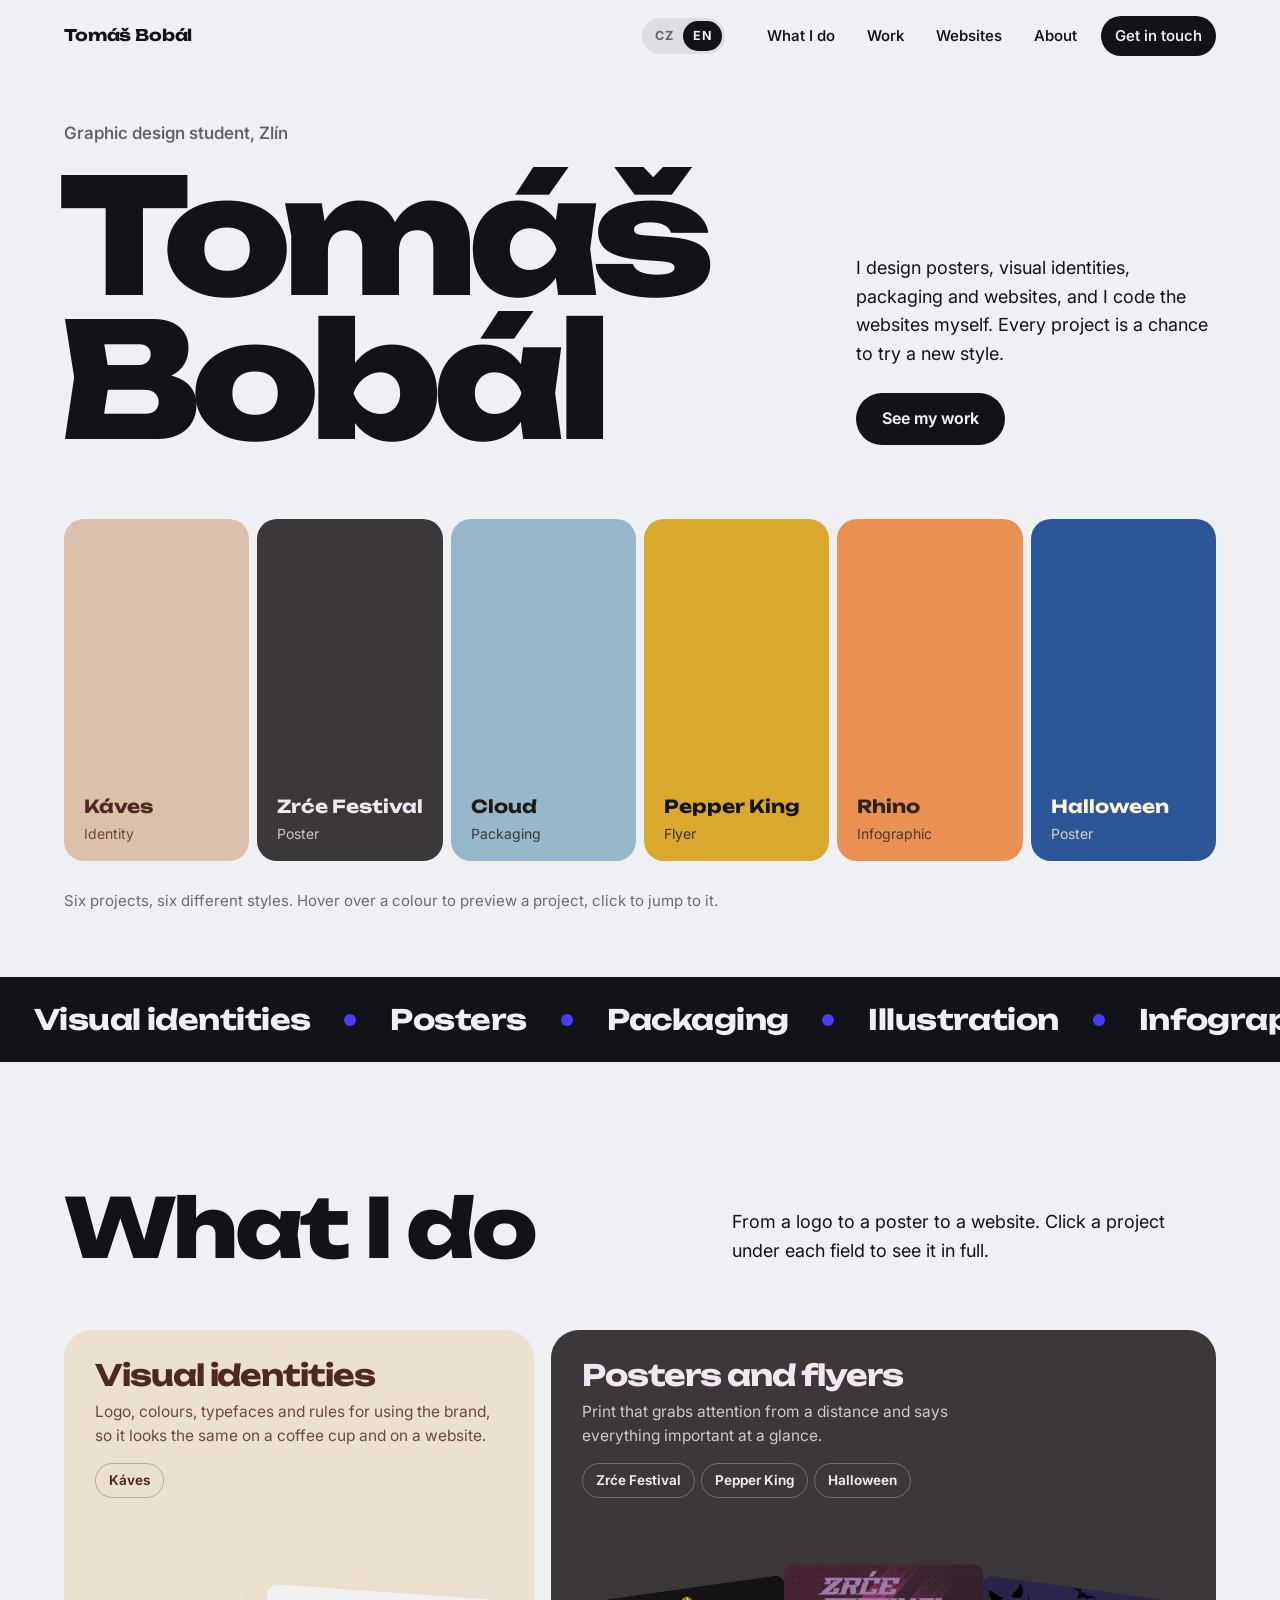
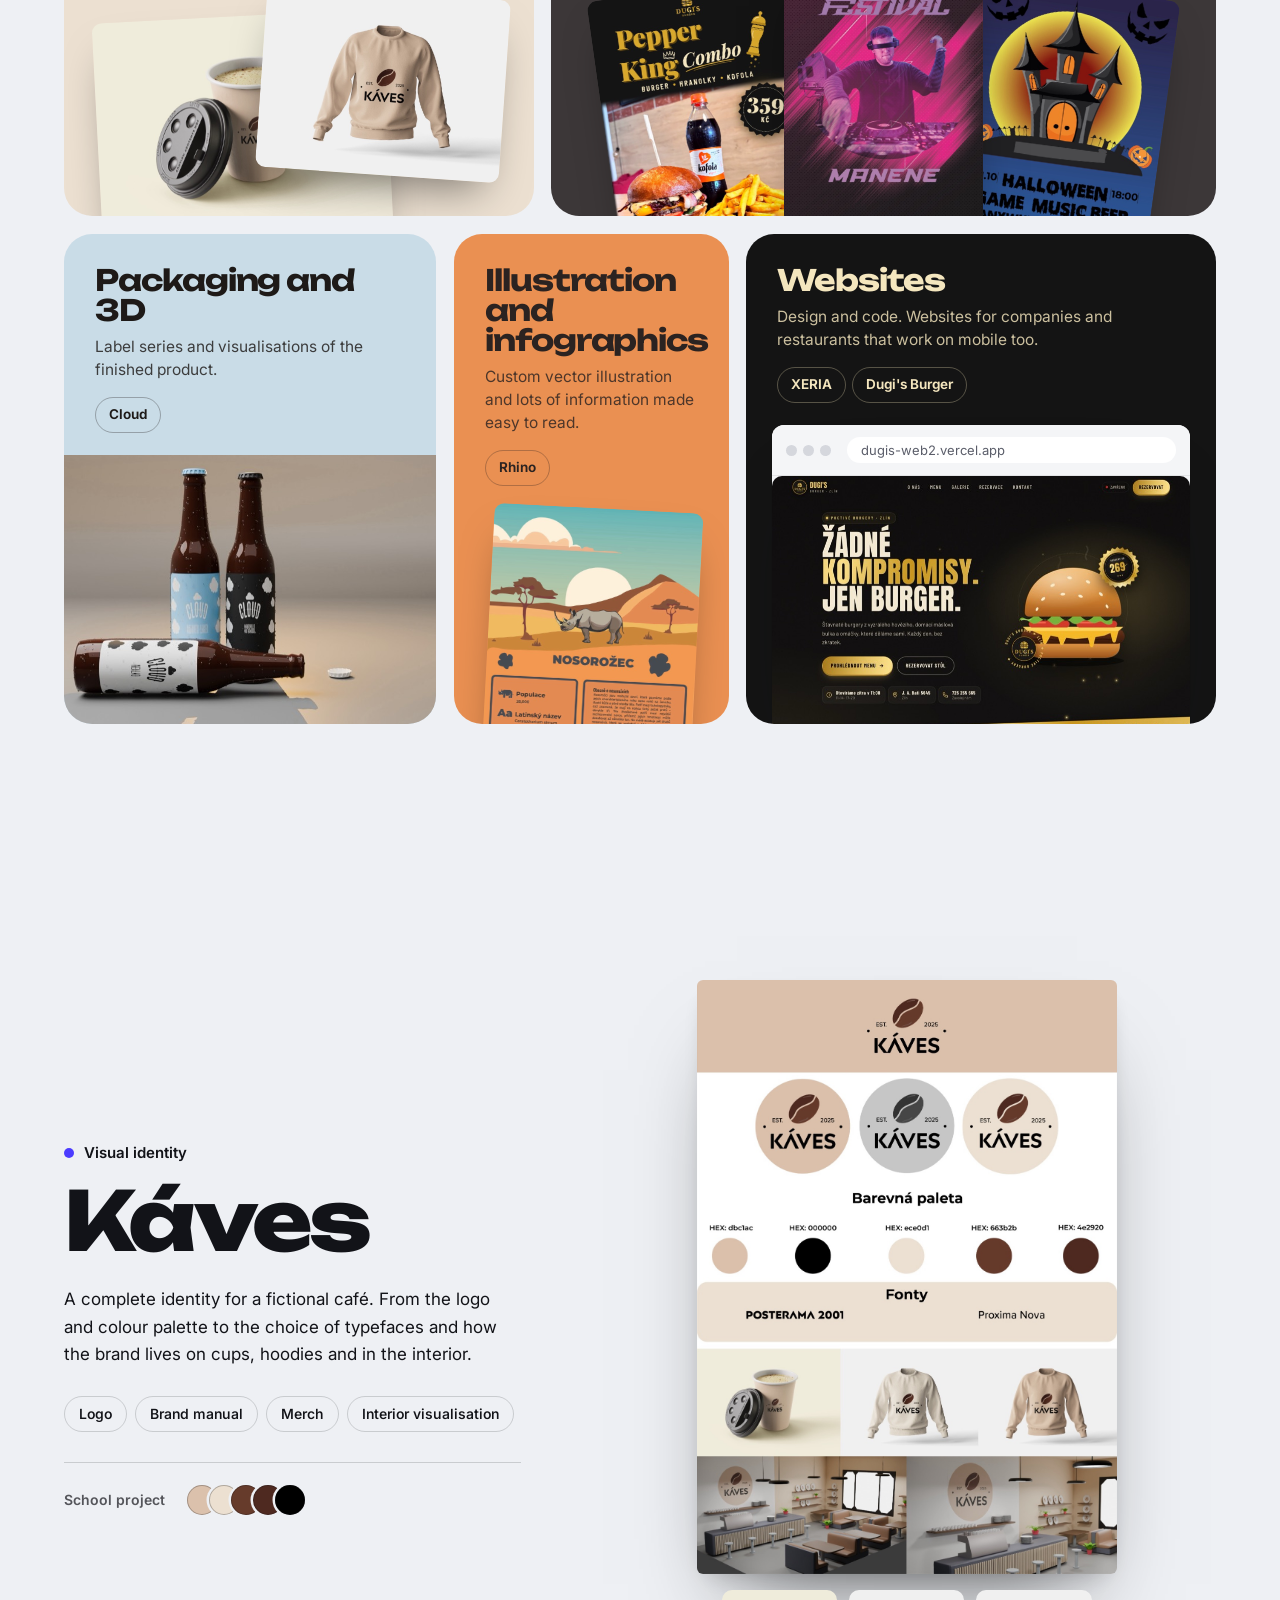
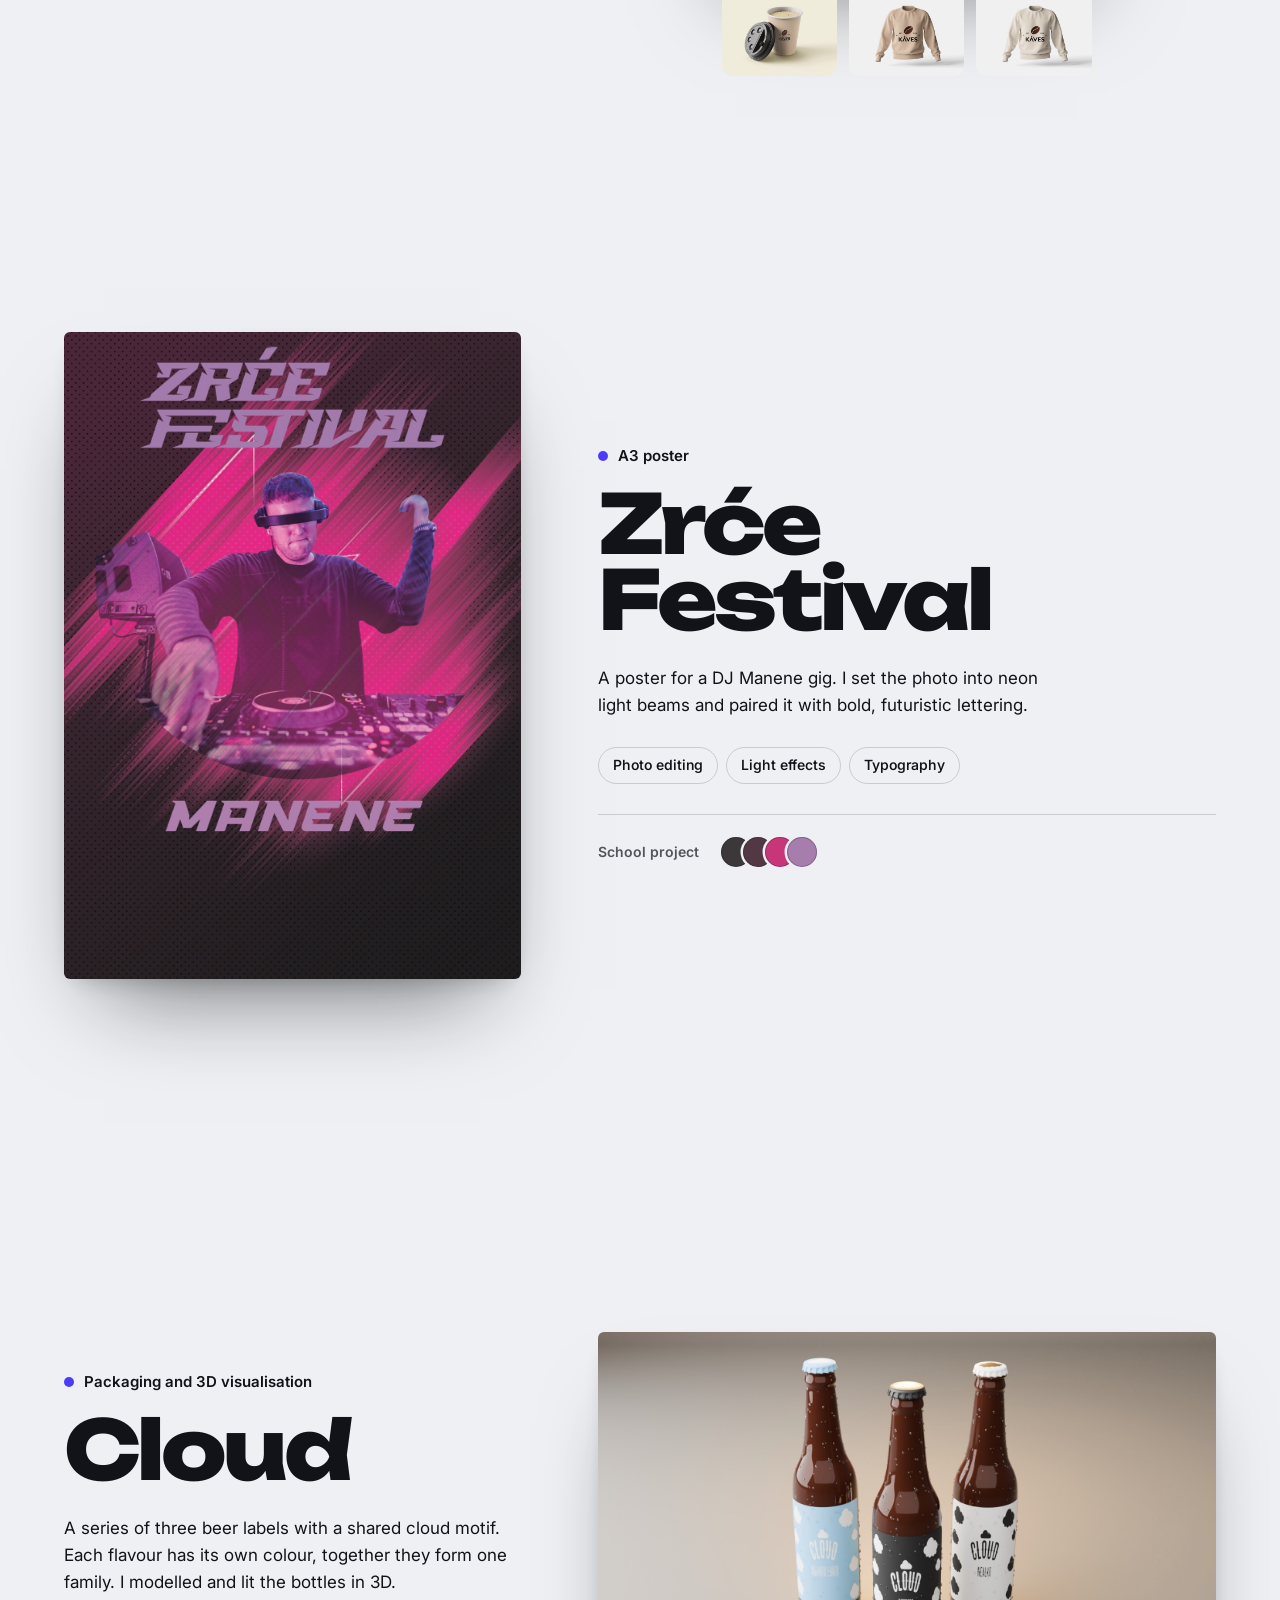
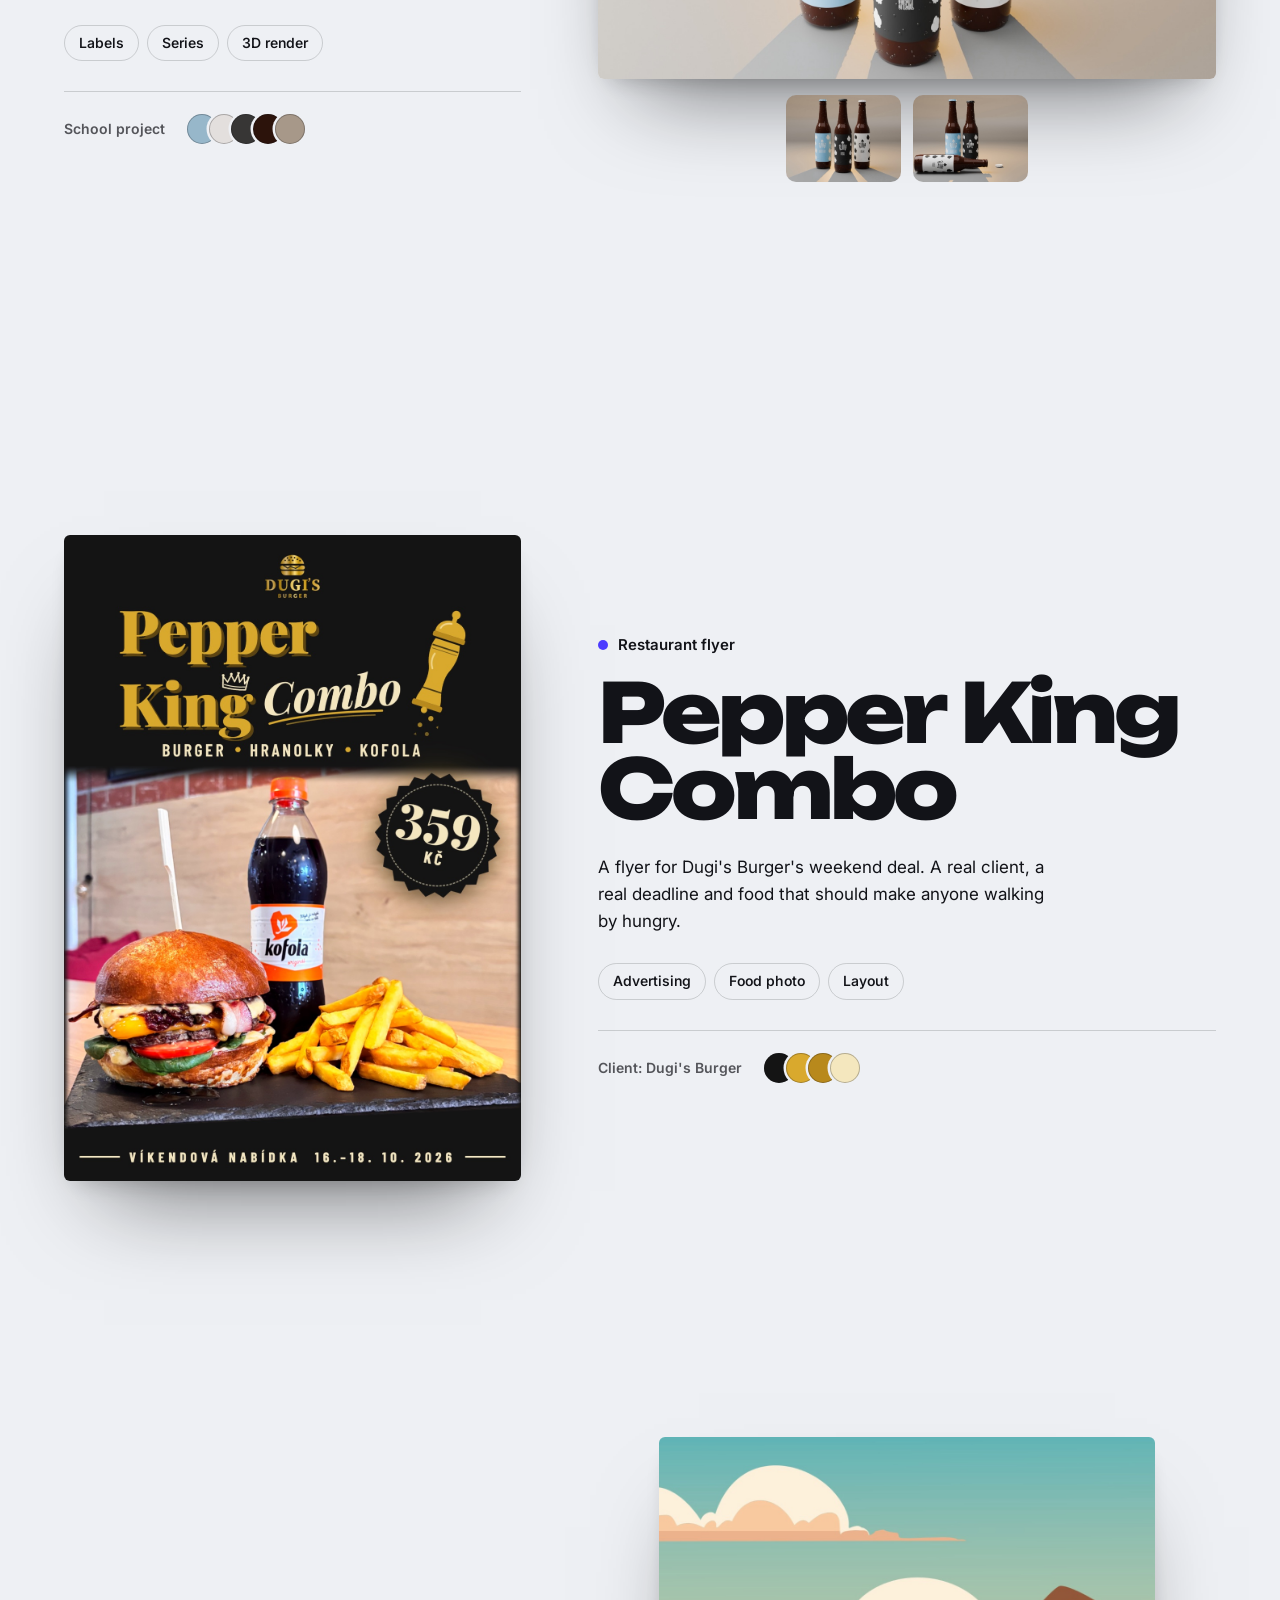
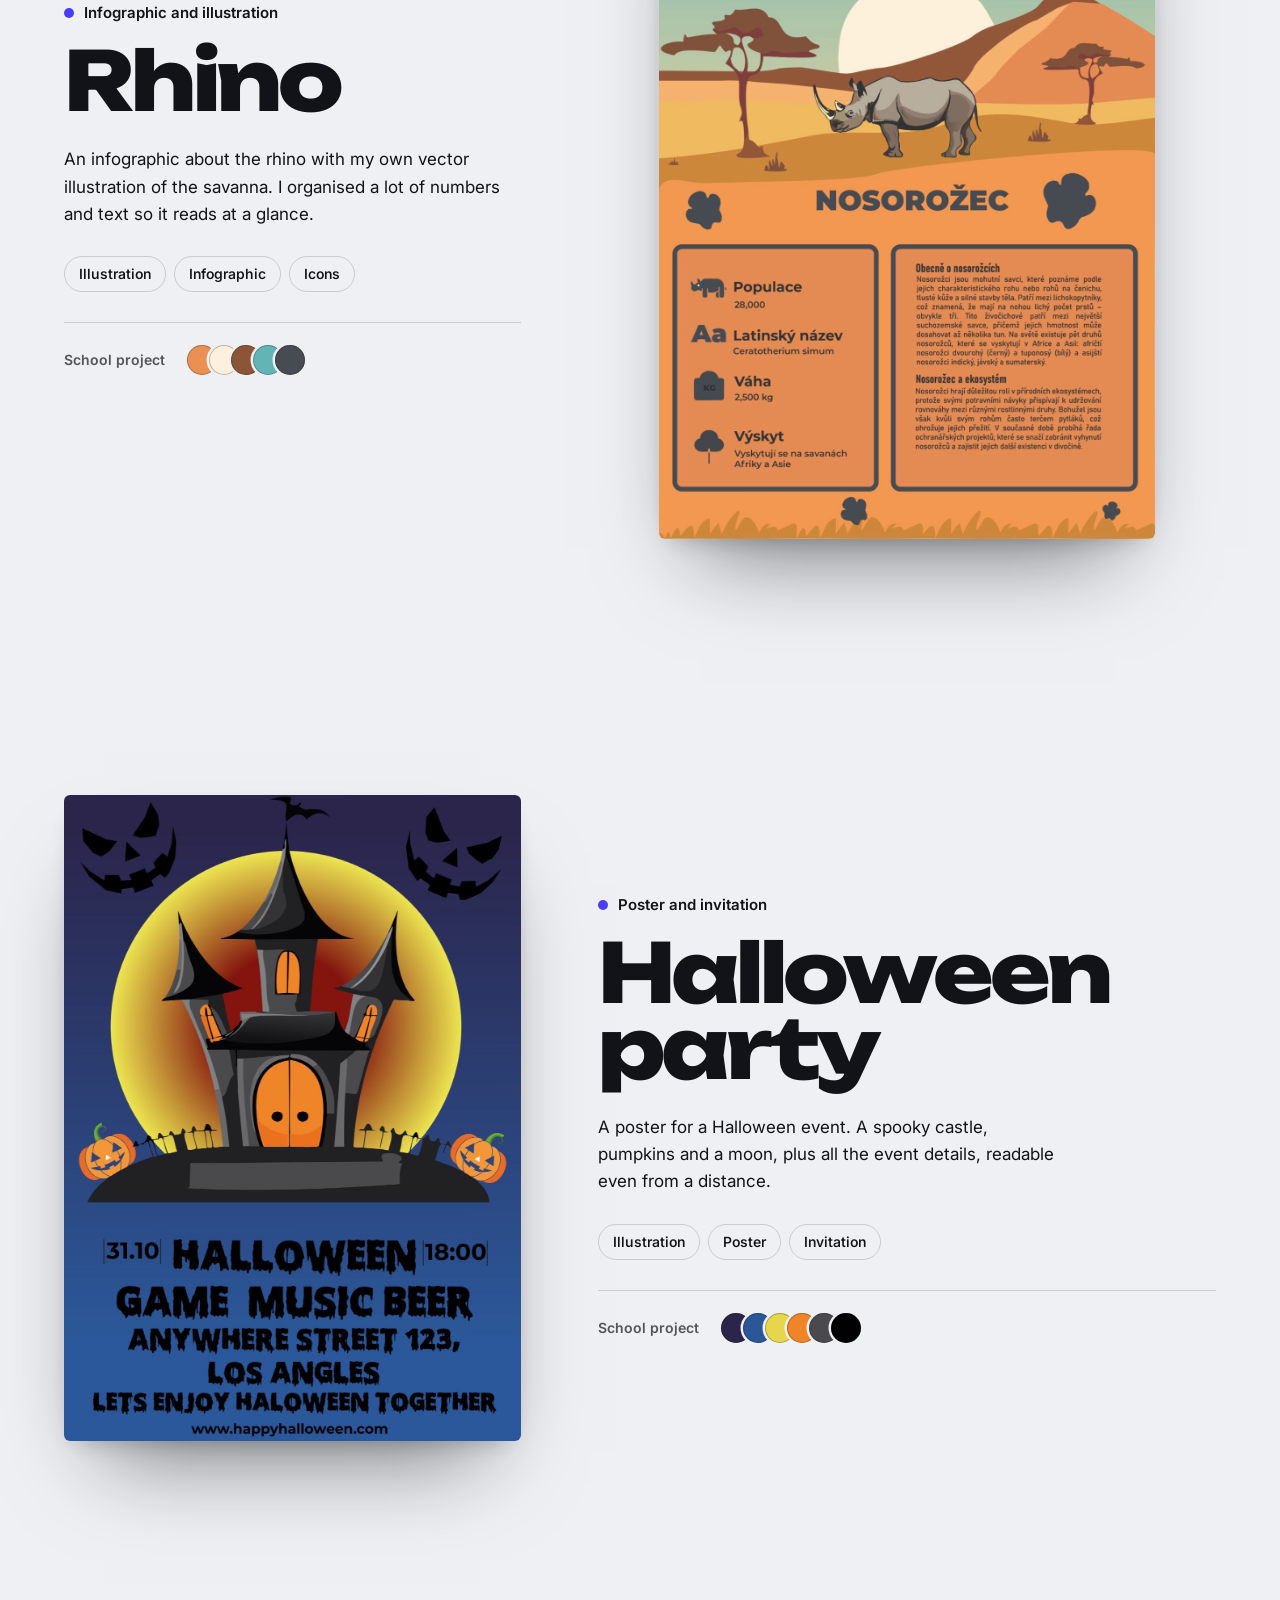
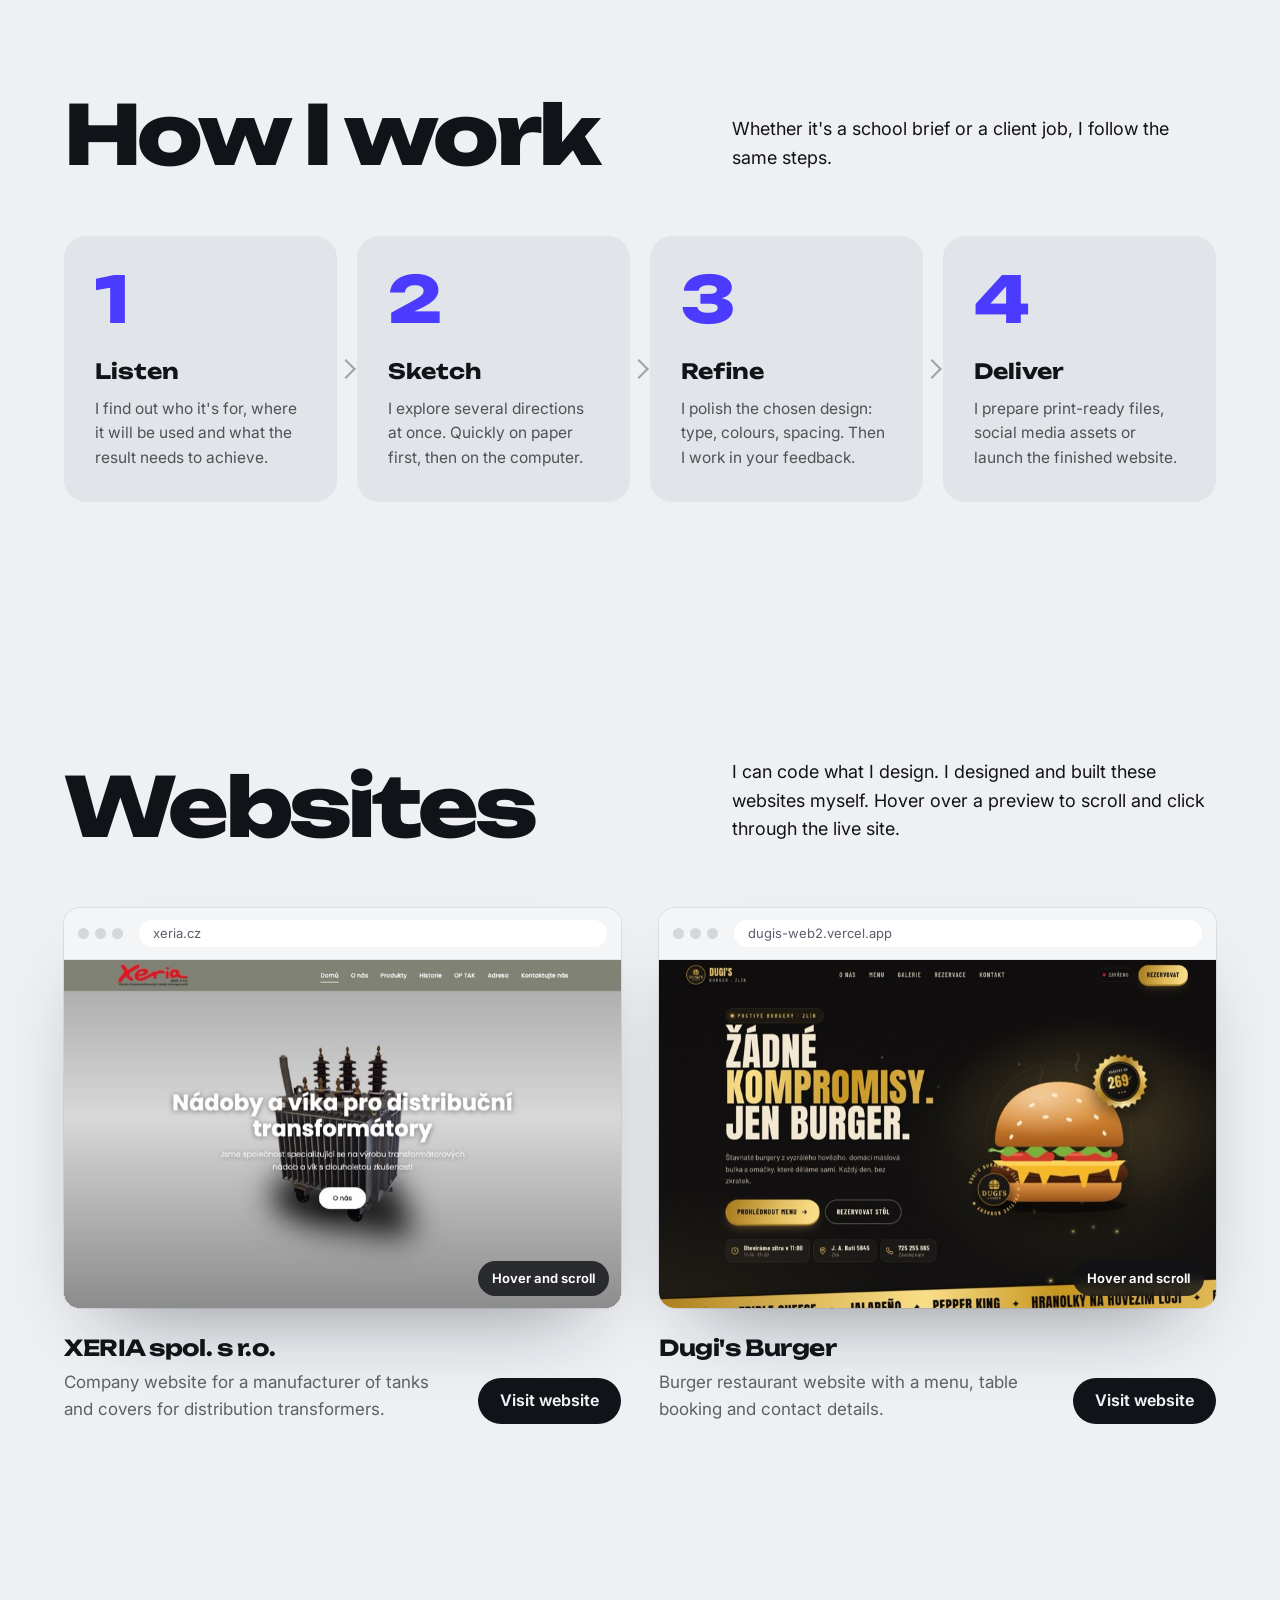
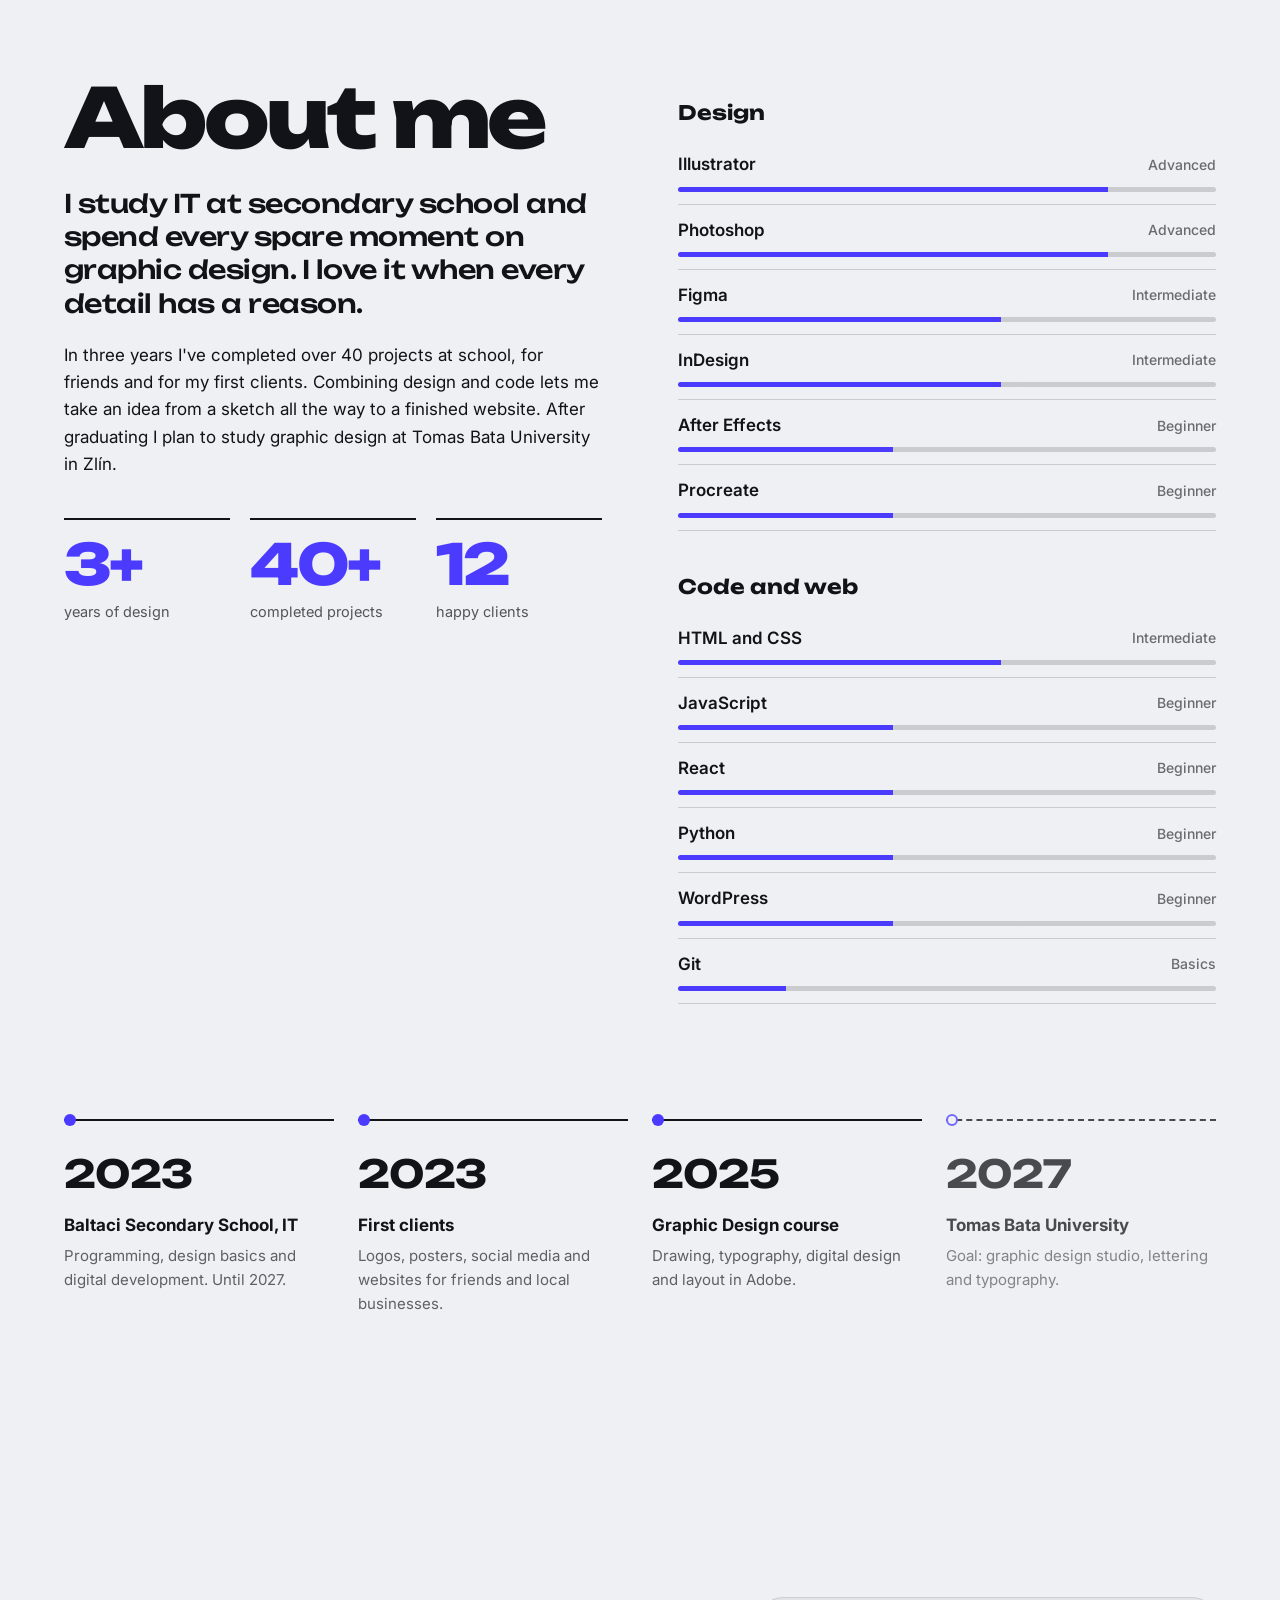
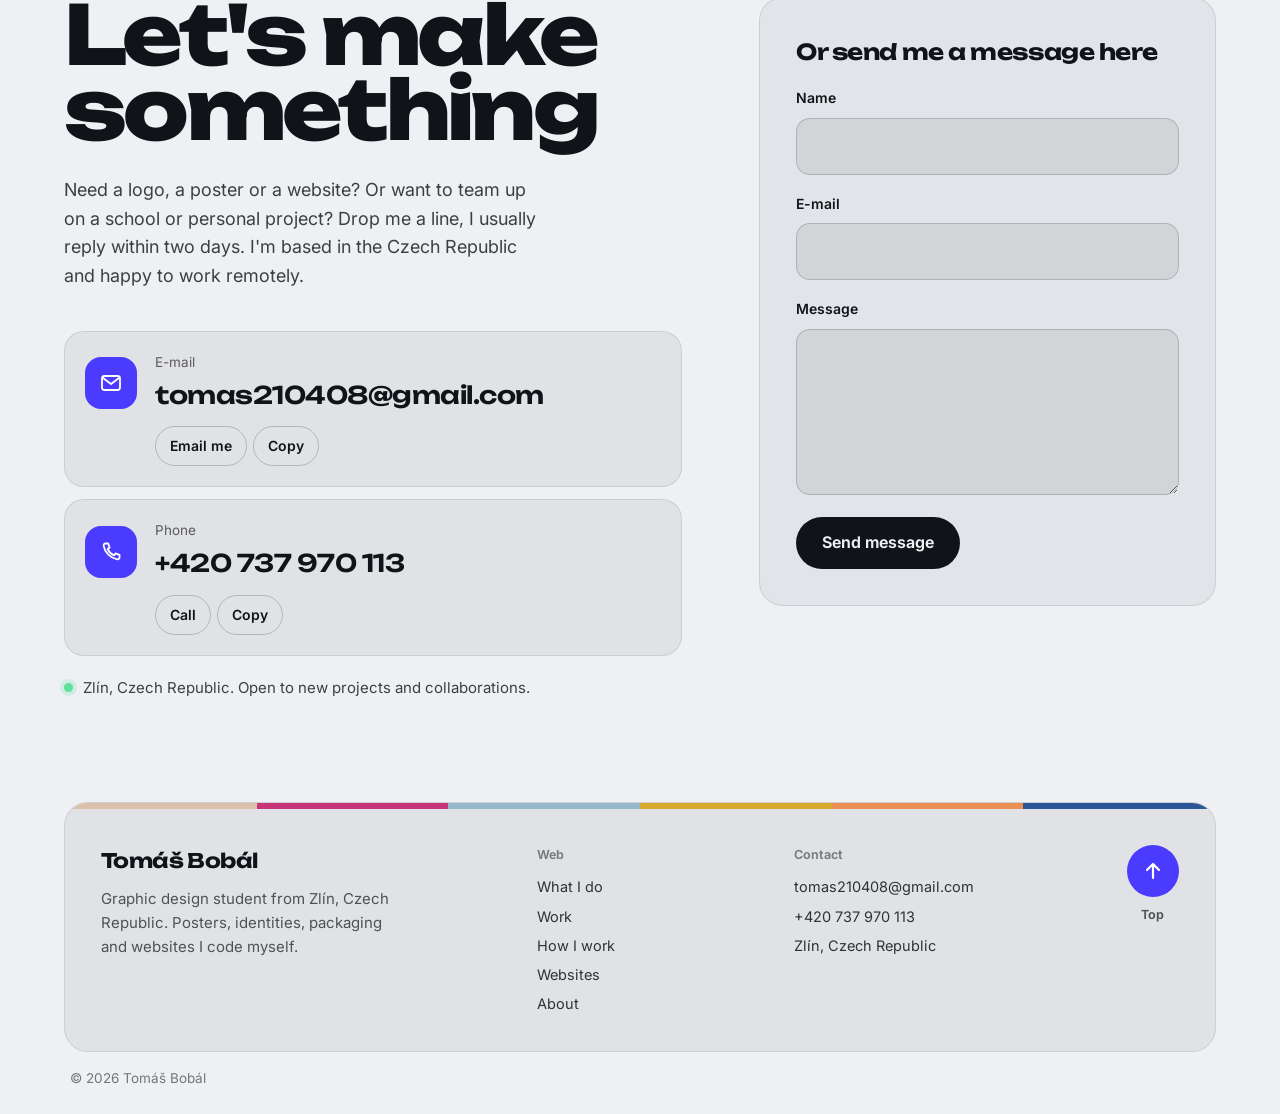
<file: en.html>
<!DOCTYPE html>
<html lang="en">
<head>
<meta charset="UTF-8">
<meta name="viewport" content="width=device-width, initial-scale=1.0, viewport-fit=cover">
<title>Tomáš Bobál — graphic design</title>
<meta name="description" content="Portfolio of Tomáš Bobál, a graphic design student from Zlín, Czech Republic: visual identities, posters, packaging and websites.">
<link rel="alternate" hreflang="cs" href="index.html">
<link rel="alternate" hreflang="en" href="en.html">
<link rel="preconnect" href="https://fonts.googleapis.com">
<link rel="preconnect" href="https://fonts.gstatic.com" crossorigin>
<link href="https://fonts.googleapis.com/css2?family=Unbounded:wght@500..800&family=Inter:wght@400..700&display=swap" rel="stylesheet">
<link rel="stylesheet" href="style.css?v=41">
</head>
<body>

<a class="skip" href="#prace">Skip to work</a>

<header class="top">
  <a class="brand" href="#uvod">Tomáš Bobál</a>
  <div class="lang" role="group" aria-label="Language">
    <a href="index.html" lang="cs" hreflang="cs">CZ</a>
    <a href="en.html" class="on" aria-current="true" lang="en">EN</a>
  </div>
  <nav class="nav" aria-label="Main navigation">
    <a href="#co-delam">What I do</a>
    <a href="#prace">Work</a>
    <a href="#weby">Websites</a>
    <a href="#o-mne">About</a>
    <a class="nav-cta" href="#kontakt">Get in touch</a>
  </nav>
</header>

<main>

<!-- ÚVOD -->
<section id="uvod" class="hero" data-bg="#EEF0F4" data-fg="#121318" data-accent="#4B3BFF">
  <div class="hero-top">
    <p class="hero-role">Graphic design student, Zlín</p>
    <h1 class="hero-name" aria-label="Tomáš Bobál">
      <span class="ln"><span>Tomáš</span></span>
      <span class="ln"><span>Bobál</span></span>
    </h1>
    <div class="hero-side">
      <p>I design posters, visual identities, packaging and websites, and I code the websites myself. Every project is a chance to try a new style.</p>
      <a href="#prace" class="btn">See my work</a>
    </div>
  </div>

  <div class="palette" aria-label="Quick project overview">
    <a class="swatch" href="#p-kaves"    style="--c:#DBC1AC; --t:#4E2920; --i:0"><img decoding="async" src="images/web/sm/kaves-mikina1.jpg" alt="" loading="lazy"><span class="sw-name">Káves</span><span class="sw-kind">Identity</span></a>
    <a class="swatch" href="#p-festival" style="--c:#3C3738; --t:#F3E8F1; --i:1"><img decoding="async" src="images/web/sm/festival-plakat.jpg?v=3" alt="" loading="lazy"><span class="sw-name">Zrće Festival</span><span class="sw-kind">Poster</span></a>
    <a class="swatch" href="#p-cloud"    style="--c:#97B7CA; --t:#1E1A18; --i:2"><img decoding="async" src="images/web/sm/pivo1.jpg" alt="" loading="lazy"><span class="sw-name">Cloud</span><span class="sw-kind">Packaging</span></a>
    <a class="swatch" href="#p-pepper"   style="--c:#D9A92D; --t:#141414; --i:3"><img decoding="async" src="images/web/sm/pepper-king-combo.jpg" alt="" loading="lazy"><span class="sw-name">Pepper King</span><span class="sw-kind">Flyer</span></a>
    <a class="swatch" href="#p-nosorozec" style="--c:#EA9052; --t:#2B2321; --i:4"><img decoding="async" src="images/web/sm/infografika-nosorozec.jpg" alt="" loading="lazy"><span class="sw-name">Rhino</span><span class="sw-kind">Infographic</span></a>
    <a class="swatch" href="#p-halloween" style="--c:#2B5697; --t:#FFF3D6; --i:5"><img decoding="async" src="images/web/sm/halloween-plakat.jpg?v=41" alt="" loading="lazy"><span class="sw-name">Halloween</span><span class="sw-kind">Poster</span></a>
  </div>
  <p class="palette-note">Six projects, six different styles. Hover over a colour to preview a project, click to jump to it.</p>
</section>

<div class="band" aria-hidden="true">
  <div class="band-track">
    <span>Visual identities</span><span>Posters</span><span>Packaging</span><span>Illustration</span><span>Infographics</span><span>Websites</span><span>Typography</span>
    <span>Visual identities</span><span>Posters</span><span>Packaging</span><span>Illustration</span><span>Infographics</span><span>Websites</span><span>Typography</span>
  </div>
</div>

<!-- CO DĚLÁM -->
<section id="co-delam" class="block" data-bg="#EEF0F4" data-fg="#121318" data-accent="#4B3BFF">
  <div class="block-head">
    <h2>What I do</h2>
    <p>From a logo to a poster to a website. Click a project under each field to see it in full.</p>
  </div>
  <div class="bento">
    <article class="tile t-identity" style="--c:#ECE0D1; --t:#4E2920">
      <div class="tile-text">
        <h3>Visual identities</h3>
        <p>Logo, colours, typefaces and rules for using the brand, so it looks the same on a coffee cup and on a website.</p>
        <div class="tile-links"><a href="#p-kaves">Káves</a></div>
      </div>
      <div class="tile-art" aria-hidden="true">
        <img decoding="async" class="a1" src="images/web/sm/kaves-hrnek.jpg" alt="" loading="lazy">
        <img decoding="async" class="a2" src="images/web/sm/kaves-mikina1.jpg" alt="" loading="lazy">
      </div>
    </article>

    <article class="tile t-posters" style="--c:#3C3738; --t:#F3E8F1">
      <div class="tile-text">
        <h3>Posters and flyers</h3>
        <p>Print that grabs attention from a distance and says everything important at a glance.</p>
        <div class="tile-links"><a href="#p-festival">Zrće Festival</a><a href="#p-pepper">Pepper King</a><a href="#p-halloween">Halloween</a></div>
      </div>
      <div class="tile-art" aria-hidden="true">
        <img decoding="async" class="a1" src="images/web/sm/pepper-king-combo.jpg" alt="" loading="lazy">
        <img decoding="async" class="a2" src="images/web/sm/festival-plakat.jpg?v=3" alt="" loading="lazy">
        <img decoding="async" class="a3" src="images/web/sm/halloween-plakat.jpg?v=41" alt="" loading="lazy">
      </div>
    </article>

    <article class="tile t-pack" style="--c:#C9DCE7; --t:#1E1A18">
      <div class="tile-text">
        <h3>Packaging and 3D</h3>
        <p>Label series and visualisations of the finished product.</p>
        <div class="tile-links"><a href="#p-cloud">Cloud</a></div>
      </div>
      <div class="tile-art" aria-hidden="true"><img decoding="async" class="a1" src="images/web/sm/pivo3.jpg" alt="" loading="lazy"></div>
    </article>

    <article class="tile t-illu" style="--c:#EA9052; --t:#2B2321">
      <div class="tile-text">
        <h3>Illustration and infographics</h3>
        <p>Custom vector illustration and lots of information made easy to read.</p>
        <div class="tile-links"><a href="#p-nosorozec">Rhino</a></div>
      </div>
      <div class="tile-art" aria-hidden="true"><img decoding="async" class="a1" src="images/web/sm/infografika-nosorozec.jpg" alt="" loading="lazy"></div>
    </article>

    <article class="tile t-web" style="--c:#141414; --t:#F4E6BE">
      <div class="tile-text">
        <h3>Websites</h3>
        <p>Design and code. Websites for companies and restaurants that work on mobile too.</p>
        <div class="tile-links"><a href="#weby">XERIA</a><a href="#weby">Dugi's Burger</a></div>
      </div>
      <div class="tile-art">
        <div class="site mini">
          <div class="browser">
            <div class="browser-bar"><i></i><i></i><i></i><span class="b-url">dugis-web2.vercel.app</span></div>
            <div class="browser-view"><img decoding="async" class="shot" src="images/web/sm/web-dugis.jpg?v=41" alt="Dugi's Burger website preview" loading="lazy"></div>
          </div>
        </div>
      </div>
    </article>
  </div>
</section>

<!-- PRÁCE -->
<div id="prace">

  <nav class="pnav" aria-label="Projects">
    <a href="#p-kaves" style="--c:#663B2B"><span>Káves</span></a>
    <a href="#p-festival" style="--c:#C8367A"><span>Zrće Festival</span></a>
    <a href="#p-cloud" style="--c:#97B7CA"><span>Cloud</span></a>
    <a href="#p-pepper" style="--c:#D9A92D"><span>Pepper King</span></a>
    <a href="#p-nosorozec" style="--c:#EA9052"><span>Rhino</span></a>
    <a href="#p-halloween" style="--c:#E5D64C"><span>Halloween</span></a>
  </nav>

  <section id="p-kaves" class="project" data-bg="#ECE0D1" data-fg="#4E2920" data-accent="#663B2B">
    <div class="p-text">
      <p class="p-kind">Visual identity</p>
      <h2>Káves</h2>
      <p class="p-desc">A complete identity for a fictional café. From the logo and colour palette to the choice of typefaces and how the brand lives on cups, hoodies and in the interior.</p>
      <ul class="p-tags"><li>Logo</li><li>Brand manual</li><li>Merch</li><li>Interior visualisation</li></ul>
      <div class="p-foot"><p class="p-type">School project</p><div class="p-palette" aria-label="Project colour palette"><span style="--s:#DBC1AC" title="#DBC1AC"></span><span style="--s:#ECE0D1" title="#ECE0D1"></span><span style="--s:#663B2B" title="#663B2B"></span><span style="--s:#4E2920" title="#4E2920"></span><span style="--s:#000000" title="#000000"></span></div></div>
    </div>
    <div class="p-media" data-gallery="images/web/kaves-logo-manual.jpg,images/web/kaves-hrnek.jpg,images/web/kaves-mikina1.jpg,images/web/kaves-mikina2.jpg" data-title="Káves">
      <button class="m-main portrait" data-index="0" aria-label="View the Káves brand manual full size"><img decoding="async" src="images/web/kaves-logo-manual.jpg" alt="Káves café brand manual" loading="lazy" width="1131" height="1600"></button>
      <div class="m-thumbs">
        <button data-index="1" aria-label="View the Káves cup"><img decoding="async" src="images/web/sm/kaves-hrnek.jpg" alt="Káves coffee cup" loading="lazy"></button>
        <button data-index="2" aria-label="View the Káves hoodie"><img decoding="async" src="images/web/sm/kaves-mikina1.jpg" alt="Káves hoodie" loading="lazy"></button>
        <button data-index="3" aria-label="View the second Káves hoodie"><img decoding="async" src="images/web/sm/kaves-mikina2.jpg" alt="Káves hoodie, second colour" loading="lazy"></button>
      </div>
    </div>
  </section>

  <section id="p-festival" class="project flip" data-bg="#3C3738" data-fg="#F3E8F1" data-accent="#C8367A">
    <div class="p-text">
      <p class="p-kind">A3 poster</p>
      <h2>Zrće Festival</h2>
      <p class="p-desc">A poster for a DJ Manene gig. I set the photo into neon light beams and paired it with bold, futuristic lettering.</p>
      <ul class="p-tags"><li>Photo editing</li><li>Light effects</li><li>Typography</li></ul>
      <div class="p-foot"><p class="p-type">School project</p><div class="p-palette" aria-label="Project colour palette"><span style="--s:#3C3738" title="#3C3738"></span><span style="--s:#523843" title="#523843"></span><span style="--s:#C8367A" title="#C8367A"></span><span style="--s:#A77DAD" title="#A77DAD"></span></div></div>
    </div>
    <div class="p-media" data-gallery="images/web/festival-plakat.jpg?v=3" data-title="Zrće Festival">
      <button class="m-main portrait" data-index="0" aria-label="View the Zrće Festival poster full size"><img decoding="async" src="images/web/festival-plakat.jpg?v=3" alt="Zrće Festival poster, Manene" loading="lazy" width="1131" height="1600"></button>
    </div>
  </section>

  <section id="p-cloud" class="project wide" data-bg="#C9DCE7" data-fg="#1E1A18" data-accent="#2C130B">
    <div class="p-text">
      <p class="p-kind">Packaging and 3D visualisation</p>
      <h2>Cloud</h2>
      <p class="p-desc">A series of three beer labels with a shared cloud motif. Each flavour has its own colour, together they form one family. I modelled and lit the bottles in 3D.</p>
      <ul class="p-tags"><li>Labels</li><li>Series</li><li>3D render</li></ul>
      <div class="p-foot"><p class="p-type">School project</p><div class="p-palette" aria-label="Project colour palette"><span style="--s:#97B7CA" title="#97B7CA"></span><span style="--s:#E3DFDD" title="#E3DFDD"></span><span style="--s:#373635" title="#373635"></span><span style="--s:#2C130B" title="#2C130B"></span><span style="--s:#A79889" title="#A79889"></span></div></div>
    </div>
    <div class="p-media" data-gallery="images/web/pivo1.jpg,images/web/pivo2.jpg,images/web/pivo3.jpg" data-title="Cloud">
      <button class="m-main landscape" data-index="0" aria-label="View the Cloud bottles full size"><img decoding="async" src="images/web/pivo1.jpg" alt="Three Cloud beer bottles" loading="lazy" width="1600" height="900"></button>
      <div class="m-thumbs">
        <button data-index="1" aria-label="View the second angle"><img decoding="async" src="images/web/sm/pivo2.jpg" alt="Cloud bottles, second angle" loading="lazy"></button>
        <button data-index="2" aria-label="View the third angle"><img decoding="async" src="images/web/sm/pivo3.jpg" alt="Cloud bottles, third angle" loading="lazy"></button>
      </div>
    </div>
  </section>

  <section id="p-pepper" class="project flip" data-bg="#141414" data-fg="#F4E6BE" data-accent="#D9A92D">
    <div class="p-text">
      <p class="p-kind">Restaurant flyer</p>
      <h2>Pepper King Combo</h2>
      <p class="p-desc">A flyer for Dugi's Burger's weekend deal. A real client, a real deadline and food that should make anyone walking by hungry.</p>
      <ul class="p-tags"><li>Advertising</li><li>Food photo</li><li>Layout</li></ul>
      <div class="p-foot"><p class="p-type">Client: Dugi's Burger</p><div class="p-palette" aria-label="Project colour palette"><span style="--s:#141414" title="#141414"></span><span style="--s:#D9A92D" title="#D9A92D"></span><span style="--s:#B8891C" title="#B8891C"></span><span style="--s:#F4E7BE" title="#F4E7BE"></span></div></div>
    </div>
    <div class="p-media" data-gallery="images/web/pepper-king-combo.jpg" data-title="Pepper King Combo">
      <button class="m-main portrait" data-index="0" aria-label="View the Pepper King Combo flyer full size"><img decoding="async" src="images/web/pepper-king-combo.jpg" alt="Dugi's Burger flyer, Pepper King Combo" loading="lazy" width="1131" height="1600"></button>
    </div>
  </section>

  <section id="p-nosorozec" class="project" data-bg="#EA9052" data-fg="#2B2321" data-accent="#1F6F6F">
    <div class="p-text">
      <p class="p-kind">Infographic and illustration</p>
      <h2>Rhino</h2>
      <p class="p-desc">An infographic about the rhino with my own vector illustration of the savanna. I organised a lot of numbers and text so it reads at a glance.</p>
      <ul class="p-tags"><li>Illustration</li><li>Infographic</li><li>Icons</li></ul>
      <div class="p-foot"><p class="p-type">School project</p><div class="p-palette" aria-label="Project colour palette"><span style="--s:#EA9052" title="#EA9052"></span><span style="--s:#FDF1DB" title="#FDF1DB"></span><span style="--s:#8D5538" title="#8D5538"></span><span style="--s:#63B5B5" title="#63B5B5"></span><span style="--s:#474B52" title="#474B52"></span></div></div>
    </div>
    <div class="p-media" data-gallery="images/web/infografika-nosorozec.jpg" data-title="Rhino">
      <button class="m-main portrait" data-index="0" aria-label="View the Rhino infographic full size"><img decoding="async" src="images/web/infografika-nosorozec.jpg" alt="Rhino infographic" loading="lazy" width="1131" height="1600"></button>
    </div>
  </section>

  <section id="p-halloween" class="project flip" data-bg="#2B5697" data-fg="#FFF3D6" data-accent="#E5D64C">
    <div class="p-text">
      <p class="p-kind">Poster and invitation</p>
      <h2>Halloween party</h2>
      <p class="p-desc">A poster for a Halloween event. A spooky castle, pumpkins and a moon, plus all the event details, readable even from a distance.</p>
      <ul class="p-tags"><li>Illustration</li><li>Poster</li><li>Invitation</li></ul>
      <div class="p-foot"><p class="p-type">School project</p><div class="p-palette" aria-label="Project colour palette"><span style="--s:#2B254B" title="#2B254B"></span><span style="--s:#2B5697" title="#2B5697"></span><span style="--s:#E5D64C" title="#E5D64C"></span><span style="--s:#F08429" title="#F08429"></span><span style="--s:#4A494C" title="#4A494C"></span><span style="--s:#010102" title="#010102"></span></div></div>
    </div>
    <div class="p-media" data-gallery="images/web/halloween-plakat.jpg?v=41" data-title="Halloween party">
      <button class="m-main portrait" data-index="0" aria-label="View the Halloween party poster full size"><img decoding="async" src="images/web/halloween-plakat.jpg?v=41" alt="Halloween party poster" loading="lazy" width="1131" height="1600"></button>
    </div>
  </section>

</div>

<!-- JAK PRACUJU -->
<section id="postup" class="block process-block" data-bg="#EEF0F4" data-fg="#121318" data-accent="#4B3BFF">
  <div class="block-head">
    <h2>How I work</h2>
    <p>Whether it's a school brief or a client job, I follow the same steps.</p>
  </div>
  <ol class="process">
    <li><span class="step">1</span><h3>Listen</h3><p>I find out who it's for, where it will be used and what the result needs to achieve.</p></li>
    <li><span class="step">2</span><h3>Sketch</h3><p>I explore several directions at once. Quickly on paper first, then on the computer.</p></li>
    <li><span class="step">3</span><h3>Refine</h3><p>I polish the chosen design: type, colours, spacing. Then I work in your feedback.</p></li>
    <li><span class="step">4</span><h3>Deliver</h3><p>I prepare print-ready files, social media assets or launch the finished website.</p></li>
  </ol>
</section>

<!-- WEBY -->
<section id="weby" class="block" data-bg="#EEF0F4" data-fg="#121318" data-accent="#4B3BFF">
  <div class="block-head">
    <h2>Websites</h2>
    <p>I can code what I design. I designed and built these websites myself. Hover over a preview to scroll and click through the live site.</p>
  </div>
  <div class="sites">
    <article class="site" data-url="https://xeria.cz">
      <div class="browser">
        <div class="browser-bar"><i></i><i></i><i></i><span class="b-url"></span></div>
        <div class="browser-view"><span class="try-hint">Hover and scroll</span><img decoding="async" class="shot" src="images/web/sm/web-xeria.jpg" alt="XERIA spol. s r.o. website preview" loading="lazy"></div>
      </div>
      <div class="site-info">
        <div>
          <h3>XERIA spol. s r.o.</h3>
          <p>Company website for a manufacturer of tanks and covers for distribution transformers.</p>
        </div>
        <a class="btn site-link" href="https://xeria.cz" target="_blank" rel="noopener">Visit website</a>
      </div>
    </article>
    <article class="site" data-url="https://dugis-web2.vercel.app">
      <div class="browser">
        <div class="browser-bar"><i></i><i></i><i></i><span class="b-url"></span></div>
        <div class="browser-view"><span class="try-hint">Hover and scroll</span><img decoding="async" class="shot" src="images/web/sm/web-dugis.jpg?v=41" alt="Dugi's Burger website preview" loading="lazy"></div>
      </div>
      <div class="site-info">
        <div>
          <h3>Dugi's Burger</h3>
          <p>Burger restaurant website with a menu, table booking and contact details.</p>
        </div>
        <a class="btn site-link" href="https://dugis-web2.vercel.app" target="_blank" rel="noopener">Visit website</a>
      </div>
    </article>
  </div>
</section>

<!-- O MNĚ -->
<section id="o-mne" class="block" data-bg="#EEF0F4" data-fg="#121318" data-accent="#4B3BFF">
  <div class="about">
    <div class="about-lead">
      <h2>About me</h2>
      <p class="big">I study IT at secondary school and spend every spare moment on graphic design. I love it when every detail has a reason.</p>
      <p>In three years I've completed over 40 projects at school, for friends and for my first clients. Combining design and code lets me take an idea from a sketch all the way to a finished website. After graduating I plan to study graphic design at Tomas Bata University in Zlín.</p>
      <dl class="stats">
        <div><dt>3+</dt><dd>years of design</dd></div>
        <div><dt>40+</dt><dd>completed projects</dd></div>
        <div><dt>12</dt><dd>happy clients</dd></div>
      </dl>
    </div>

    <div class="skills">
      <div class="skill-group">
        <h3>Design</h3>
        <ul>
          <li style="--l:4"><span>Illustrator</span><b>Advanced</b></li>
          <li style="--l:4"><span>Photoshop</span><b>Advanced</b></li>
          <li style="--l:3"><span>Figma</span><b>Intermediate</b></li>
          <li style="--l:3"><span>InDesign</span><b>Intermediate</b></li>
          <li style="--l:2"><span>After Effects</span><b>Beginner</b></li>
          <li style="--l:2"><span>Procreate</span><b>Beginner</b></li>
        </ul>
      </div>
      <div class="skill-group">
        <h3>Code and web</h3>
        <ul>
          <li style="--l:3"><span>HTML and CSS</span><b>Intermediate</b></li>
          <li style="--l:2"><span>JavaScript</span><b>Beginner</b></li>
          <li style="--l:2"><span>React</span><b>Beginner</b></li>
          <li style="--l:2"><span>Python</span><b>Beginner</b></li>
          <li style="--l:2"><span>WordPress</span><b>Beginner</b></li>
          <li style="--l:1"><span>Git</span><b>Basics</b></li>
        </ul>
      </div>
    </div>
  </div>

  <ol class="timeline">
    <li><span class="t-when">2023</span><h4>Baltaci Secondary School, IT</h4><p>Programming, design basics and digital development. Until 2027.</p></li>
    <li><span class="t-when">2023</span><h4>First clients</h4><p>Logos, posters, social media and websites for friends and local businesses.</p></li>
    <li><span class="t-when">2025</span><h4>Graphic Design course</h4><p>Drawing, typography, digital design and layout in Adobe.</p></li>
    <li class="future"><span class="t-when">2027</span><h4>Tomas Bata University</h4><p>Goal: graphic design studio, lettering and typography.</p></li>
  </ol>
</section>

<!-- KONTAKT -->
<section id="kontakt" class="contact" data-bg="#121318" data-fg="#EEF0F4" data-accent="#8C80FF">
  <div class="contact-inner">
    <div class="contact-copy">
      <h2>Let's make something</h2>
      <p>Need a logo, a poster or a website? Or want to team up on a school or personal project? Drop me a line, I usually reply within two days. I'm based in the Czech Republic and happy to work remotely.</p>
      <div class="cards">
        <div class="ccard">
          <span class="cc-icon" aria-hidden="true"><svg viewBox="0 0 24 24"><rect x="3" y="5" width="18" height="14" rx="2.5"/><path d="m4 7 8 6 8-6"/></svg></span>
          <div class="cc-body">
            <span class="cc-label">E-mail</span>
            <a class="cc-value" href="mailto:tomas210408@gmail.com">tomas210408@gmail.com</a>
          </div>
          <div class="cc-actions">
            <a class="cc-btn" href="mailto:tomas210408@gmail.com">Email me</a>
            <button class="cc-btn copy" type="button" data-copy="tomas210408@gmail.com">Copy</button>
          </div>
        </div>
        <div class="ccard">
          <span class="cc-icon" aria-hidden="true"><svg viewBox="0 0 24 24"><path d="M6.6 3.5h2.6l1.4 4-2 1.4a12 12 0 0 0 6.5 6.5l1.4-2 4 1.4v2.6a2 2 0 0 1-2.2 2A17 17 0 0 1 4.6 5.7a2 2 0 0 1 2-2.2Z"/></svg></span>
          <div class="cc-body">
            <span class="cc-label">Phone</span>
            <a class="cc-value" href="tel:+420737970113">+420 737 970 113</a>
          </div>
          <div class="cc-actions">
            <a class="cc-btn" href="tel:+420737970113">Call</a>
            <button class="cc-btn copy" type="button" data-copy="+420737970113">Copy</button>
          </div>
        </div>
        <p class="cc-note"><span class="dot" aria-hidden="true"></span>Zlín, Czech Republic. Open to new projects and collaborations.</p>
      </div>
      <!-- Sociální sítě: doplň odkazy a odkomentuj
      <p class="socials"><a href="https://www.instagram.com/...">Instagram</a><a href="https://www.behance.net/...">Behance</a></p>
      -->
    </div>
    <form id="contactForm" class="form" novalidate>
      <p class="form-title">Or send me a message here</p>
      <!-- past na spamboty: skryté pole, člověk ho nevyplní -->
      <input type="text" name="_honey" class="honey" tabindex="-1" autocomplete="off" aria-hidden="true">
      <label>Name<input id="jmeno" name="jmeno" type="text" autocomplete="name" required></label>
      <label>E-mail<input id="email" name="email" type="email" autocomplete="email" required></label>
      <label>Message<textarea id="zprava" name="zprava" rows="5" required></textarea></label>
      <div class="form-foot">
        <button type="submit" class="btn">Send message</button>
        <span class="form-status" id="formStatus" role="status"></span>
      </div>
    </form>
  </div>
  <footer class="foot">
    <div class="foot-card">
      <!-- pruh z barev všech projektů -->
      <div class="foot-stripe" aria-hidden="true">
        <span style="--s:#DBC1AC"></span><span style="--s:#C8367A"></span><span style="--s:#97B7CA"></span>
        <span style="--s:#D9A92D"></span><span style="--s:#EA9052"></span><span style="--s:#2B5697"></span>
      </div>

      <div class="foot-grid">
        <div class="foot-about">
          <p class="foot-brand">Tomáš Bobál</p>
          <p>Graphic design student from Zlín, Czech Republic. Posters, identities, packaging and websites I code myself.</p>
        </div>
        <nav class="foot-col" aria-label="Footer">
          <p class="foot-title">Web</p>
          <a href="#co-delam">What I do</a>
          <a href="#prace">Work</a>
          <a href="#postup">How I work</a>
          <a href="#weby">Websites</a>
          <a href="#o-mne">About</a>
        </nav>
        <div class="foot-col">
          <p class="foot-title">Contact</p>
          <a href="mailto:tomas210408@gmail.com">tomas210408@gmail.com</a>
          <a href="tel:+420737970113">+420 737 970 113</a>
          <span>Zlín, Czech Republic</span>
        </div>
        <a class="to-top" href="#uvod" aria-label="Back to top">
          <svg viewBox="0 0 24 24" aria-hidden="true"><path d="M12 19V5M6 11l6-6 6 6"/></svg>
          <span>Top</span>
        </a>
      </div>
    </div>

    <div class="foot-bottom">
      <span>© 2026 Tomáš Bobál</span>
    </div>
  </footer>
</section>

</main>

<!-- Mobilní navigace: plovoucí lišta dole -->
<nav class="tabbar" id="tabbar" aria-label="Navigation">
  <span class="tab-pill" aria-hidden="true"></span>
  <a href="#co-delam" data-tab="co-delam">
    <svg viewBox="0 0 24 24" aria-hidden="true"><rect x="4" y="4" width="7" height="7" rx="2"/><rect x="13" y="4" width="7" height="7" rx="2"/><rect x="4" y="13" width="7" height="7" rx="2"/><rect x="13" y="13" width="7" height="7" rx="2"/></svg>
    <span>What I do</span>
  </a>
  <a href="#prace" data-tab="prace">
    <svg viewBox="0 0 24 24" aria-hidden="true"><rect x="3.5" y="4.5" width="17" height="15" rx="2.5"/><circle cx="9" cy="10" r="1.8"/><path d="m4 17 5-4.5 4 3.5 2.5-2 4.5 4"/></svg>
    <span>Work</span>
  </a>
  <a href="#weby" data-tab="weby">
    <svg viewBox="0 0 24 24" aria-hidden="true"><rect x="3" y="4.5" width="18" height="15" rx="2.5"/><path d="M3 9h18"/><circle cx="6" cy="6.8" r=".6"/><circle cx="8.3" cy="6.8" r=".6"/></svg>
    <span>Websites</span>
  </a>
  <a href="#o-mne" data-tab="o-mne">
    <svg viewBox="0 0 24 24" aria-hidden="true"><circle cx="12" cy="8.5" r="3.8"/><path d="M4.5 20c1.2-4 4.2-5.8 7.5-5.8s6.3 1.8 7.5 5.8"/></svg>
    <span>About</span>
  </a>
  <a href="#kontakt" data-tab="kontakt">
    <svg viewBox="0 0 24 24" aria-hidden="true"><rect x="3" y="5" width="18" height="14" rx="2.5"/><path d="m4 7 8 6 8-6"/></svg>
    <span>Contact</span>
  </a>
</nav>

<div class="cursor" id="cursor" aria-hidden="true">View</div>

<div class="lightbox" id="lightbox" role="dialog" aria-modal="true" aria-label="Work preview" hidden>
  <button class="lb-close" aria-label="Close">Close</button>
  <button class="lb-nav prev" aria-label="Previous image">‹</button>
  <figure>
    <img decoding="async" alt="">
    <figcaption><span class="lb-title"></span><span class="lb-count"></span></figcaption>
  </figure>
  <button class="lb-nav next" aria-label="Next image">›</button>
</div>

<script src="script.js?v=43"></script>
</body>
</html>
</file>
<file: style.css>
/* =========================================================
   Tomáš Bobál — portfolio
   Koncept: web se přebarvuje podle projektu, který máš právě
   před sebou. Pozadí, text i akcenty přebírají paletu dané
   práce, takže je hned vidět, kolik různých stylů zvládnu.
   Barvy každé sekce jsou v HTML v atributech data-bg/fg/accent.
   ========================================================= */

:root{
  --bg:#EEF0F4;
  --fg:#121318;
  --accent:#4B3BFF;
  --display:'Unbounded', system-ui, sans-serif;
  --body:'Inter', system-ui, sans-serif;
  --gutter:clamp(18px, 5vw, 80px);
  --max:1440px;
  --ease:cubic-bezier(.2,.8,.2,1);
  --line:color-mix(in srgb, var(--fg) 16%, transparent);
}

*{box-sizing:border-box;}
html{scroll-behavior:smooth;}
body{
  margin:0;
  background:var(--bg);
  color:var(--fg);
  font-family:var(--body);
  font-size:17px;
  line-height:1.6;
  -webkit-font-smoothing:antialiased;
  overflow-x:hidden;
  transition:color .35s ease;
}
/* pozadí se prolíná na vlastní pevné vrstvě (levnější než přebarvovat celou stránku) */
body::before{
  content:""; position:fixed; inset:0; z-index:-1; pointer-events:none;
  background:var(--bg);
  transition:background-color .8s var(--ease);
}
img{display:block; max-width:100%; height:auto;}
a{color:inherit;}
h1,h2,h3,h4,p{margin:0;}
button{font:inherit; color:inherit;}
:focus-visible{outline:3px solid var(--accent); outline-offset:3px;}

.skip{position:absolute; left:-999px; top:8px; z-index:100; background:var(--fg); color:var(--bg); padding:8px 14px;}
.skip:focus{left:8px;}

.btn{
  display:inline-flex; align-items:center; justify-content:center;
  min-height:52px; padding:0 26px; border:0; border-radius:999px;
  background:var(--fg); color:var(--bg);
  font-weight:650; font-size:16px; text-decoration:none; cursor:pointer;
  transition:background-color .25s, color .25s, transform .25s var(--ease);
}
.btn:hover{background:var(--accent); color:#fff; transform:translateY(-2px);}

/* ---------- hlavička ---------- */
.top{
  position:fixed; top:0; left:0; right:0; z-index:50;
  display:flex; align-items:center; justify-content:space-between; gap:20px;
  height:72px; padding:0 var(--gutter);
  transition:background-color .4s, backdrop-filter .4s;
}
.top.scrolled{
  background:color-mix(in srgb, var(--bg) 82%, transparent);
  backdrop-filter:blur(14px); -webkit-backdrop-filter:blur(14px);
}
.brand{font-family:var(--display); font-weight:700; font-size:16px; text-decoration:none; letter-spacing:-.01em;}
/* přepínač jazyka CZ / EN */
.lang{
  display:flex; padding:3px; border-radius:999px; margin-left:auto; margin-right:8px;
  background:color-mix(in srgb, var(--fg) 8%, transparent);
}
.lang a{
  min-width:38px; padding:5px 10px; border-radius:999px; text-align:center;
  font-size:12.5px; font-weight:700; letter-spacing:.04em; text-decoration:none;
  opacity:.6; transition:background-color .25s, color .25s, opacity .25s;
}
.lang a:hover{opacity:1;}
.lang a.on{background:var(--fg); color:var(--bg); opacity:1;}
.nav{display:flex; align-items:center; gap:4px;}
.nav a{padding:8px 14px; border-radius:999px; text-decoration:none; font-weight:550; font-size:15px; transition:background-color .2s;}
.nav a:hover{background:var(--line);}
.nav .nav-cta{background:var(--fg); color:var(--bg); margin-left:6px;}
.nav .nav-cta:hover{background:var(--accent); color:#fff;}

/* ---------- úvod ---------- */
.hero{
  max-width:var(--max); margin:0 auto;
  min-height:100svh;
  padding:120px var(--gutter) 64px;
  display:flex; flex-direction:column; justify-content:flex-end; gap:clamp(36px,5vw,64px);
}
.hero-top{
  display:grid; grid-template-columns:minmax(0,1fr) minmax(260px,360px);
  grid-template-areas:"role role" "name side";
  align-items:end; gap:20px clamp(24px,4vw,64px);
}
.hero-role{grid-area:role; font-weight:550; color:color-mix(in srgb, var(--fg) 65%, transparent);}
.hero-name{
  grid-area:name;
  font-family:var(--display); font-weight:800;
  font-size:clamp(64px, 12.5vw, 210px); line-height:.86; letter-spacing:-.055em;
  margin-left:-.04em;
}
.hero-name .ln{display:block; overflow:hidden; padding-bottom:.04em;}
.hero-name .ln > span{display:block; animation:rise 1s var(--ease) both;}
.hero-name .ln + .ln > span{animation-delay:.12s;}
@keyframes rise{from{transform:translateY(105%);}}
.hero-side{grid-area:side; padding-bottom:.6em;}
.hero-side p{font-size:18px; margin-bottom:24px;}

/* pás barev z projektů */
.palette{display:flex; gap:8px; height:clamp(260px, 38vh, 440px);}
.swatch{
  position:relative; flex:1 1 0; min-width:0; overflow:hidden;
  border-radius:20px; background:var(--c); color:var(--t);
  text-decoration:none;
  transition:flex-grow .7s var(--ease);
  animation:swatch-in .9s var(--ease) both;
  animation-delay:calc(.35s + var(--i) * .07s);
}
@keyframes swatch-in{from{transform:translateY(40px); opacity:0;}}
.swatch img{
  position:absolute; inset:0; width:100%; height:100%; object-fit:cover; object-position:center 30%;
  opacity:0; transform:scale(1.12);
  transition:opacity .5s, transform .9s var(--ease);
}
.swatch::after{ /* ztmavení pod popiskem, ať je čitelný i přes fotku */
  content:""; position:absolute; inset:auto 0 0 0; height:50%;
  background:linear-gradient(transparent, color-mix(in srgb, var(--c) 92%, transparent));
  opacity:0; transition:opacity .5s;
}
.sw-name, .sw-kind{position:absolute; left:20px; right:14px; z-index:1; white-space:nowrap; overflow:hidden; text-overflow:ellipsis;}
.sw-name{bottom:40px; font-family:var(--display); font-weight:700; font-size:clamp(15px,1.4vw,20px);}
.sw-kind{bottom:16px; font-size:14px; opacity:.8;}
.palette:hover .swatch, .palette:focus-within .swatch{flex-grow:.6;}
.palette .swatch:hover, .palette .swatch:focus-visible{flex-grow:3.4;}
.swatch:hover img, .swatch:focus-visible img{opacity:1; transform:scale(1);}
.swatch:hover::after, .swatch:focus-visible::after{opacity:1;}
.palette-note{font-size:15px; color:color-mix(in srgb, var(--fg) 60%, transparent); margin-top:-36px;}

/* ---------- projekty ---------- */
.project{
  max-width:var(--max); margin:0 auto;
  min-height:100vh;
  padding:clamp(96px,10vw,140px) var(--gutter);
  display:grid; grid-template-columns:minmax(0,.85fr) minmax(0,1.15fr);
  align-items:center; gap:clamp(36px,6vw,110px);
}
.project.flip .p-media{order:-1;}
.p-kind{display:flex; align-items:center; gap:10px; font-weight:600; font-size:15px; margin-bottom:18px;}
.p-kind::before{content:""; width:10px; height:10px; border-radius:50%; background:var(--accent); transition:background-color .8s;}
.project h2{
  font-family:var(--display); font-weight:800;
  font-size:clamp(46px, 6.4vw, 104px); line-height:.92; letter-spacing:-.045em;
  margin-bottom:28px;
}
.p-desc{font-size:clamp(17px,1.3vw,19px); max-width:42ch;}
.p-tags{list-style:none; margin:28px 0 0; padding:0; display:flex; flex-wrap:wrap; gap:8px;}
.p-tags li{padding:6px 14px; border:1.5px solid var(--line); border-radius:999px; font-size:14px; font-weight:550;}

.p-media{display:flex; flex-direction:column; align-items:center; gap:16px;}
.m-main{
  display:block; padding:0; border:0; background:none; cursor:zoom-in;
  border-radius:6px; overflow:hidden;
  box-shadow:0 50px 90px -40px rgba(0,0,0,.55), 0 10px 24px -12px rgba(0,0,0,.25);
  transition:transform .6s var(--ease);
}
.m-main:hover{transform:translateY(-6px) scale(1.01);}
.m-main.portrait img{max-height:78vh; width:auto;}
.p-media:has(.m-thumbs) .m-main.portrait img{max-height:66vh;}
.m-main.landscape{width:100%;}
.m-main.landscape img{width:100%;}
.m-thumbs{display:flex; gap:12px; justify-content:center; flex-wrap:wrap;}
.m-thumbs button{
  width:clamp(84px,9vw,128px); aspect-ratio:4/3; padding:0; border:0; border-radius:10px; overflow:hidden; cursor:zoom-in;
  outline:2px solid transparent; outline-offset:3px; transition:outline-color .2s, transform .3s var(--ease);
}
.m-thumbs button:hover{outline-color:var(--accent); transform:translateY(-3px);}
.m-thumbs img{width:100%; height:100%; object-fit:cover;}

/* vjezd obrázku, když se projekt objeví */
.js .project .p-media, .js .project .p-text{transition:opacity .9s var(--ease), transform .9s var(--ease);}
.js .project:not(.seen) .p-media{opacity:0; transform:translateY(60px);}
.js .project:not(.seen) .p-text{opacity:0; transform:translateY(24px);}

/* kurzor „Zobrazit“ nad obrázky */
.cursor{
  position:fixed; left:0; top:0; z-index:90; pointer-events:none;
  padding:10px 18px; border-radius:999px;
  background:var(--fg); color:var(--bg);
  font-weight:650; font-size:14px;
  opacity:0; transform:translate(-50%,-50%) scale(.5);
  transition:opacity .2s, transform .25s var(--ease);
}
.cursor.on{opacity:1; transform:translate(-50%,-50%) scale(1);}
/* nad obrázky schovat systémový kurzor, ukazuje se jen bublina „Zobrazit“ */
.cursor-hidden .m-main, .cursor-hidden .m-main *{cursor:none;}

/* ---------- obecný blok ---------- */
.block{max-width:var(--max); margin:0 auto; padding:clamp(96px,10vw,150px) var(--gutter);}
.block-head{display:grid; grid-template-columns:minmax(0,1fr) minmax(0,1fr); align-items:end; gap:24px; margin-bottom:clamp(40px,5vw,72px);}
.block h2, .about h2{
  font-family:var(--display); font-weight:800;
  font-size:clamp(46px, 6.4vw, 104px); line-height:.92; letter-spacing:-.045em;
}
.block-head p{max-width:44ch; justify-self:end; font-size:18px;}

/* weby */
.sites{display:grid; grid-template-columns:repeat(2, minmax(0,1fr)); gap:clamp(24px,3vw,44px);}
.browser{
  display:block; text-decoration:none;
  border-radius:16px; overflow:hidden; background:#fff;
  box-shadow:0 40px 80px -40px rgba(18,19,24,.45), 0 0 0 1px rgba(18,19,24,.08);
}
.browser-bar{display:flex; align-items:center; gap:6px; padding:12px 14px; background:#F4F5F7; border-bottom:1px solid rgba(18,19,24,.08);}
.browser-bar i{width:11px; height:11px; border-radius:50%; background:#D5D7DD;}
.live{display:inline-flex; align-items:center; gap:6px; margin-left:8px; font-size:12px; font-weight:700; color:#D92D2D;}
.live::before{content:""; width:8px; height:8px; border-radius:50%; background:#D92D2D; animation:pulse 1.6s ease-in-out infinite;}
@keyframes pulse{50%{opacity:.25;}}
.b-url{margin-left:10px; flex:1; font-size:13px; color:#5B5E6A; background:#fff; padding:3px 14px; border-radius:999px; white-space:nowrap; overflow:hidden; text-overflow:ellipsis;}
.browser-view{position:relative; aspect-ratio:16/10; overflow:hidden; background:#F4F5F7;}
.browser-view iframe{position:absolute; top:0; left:0; z-index:1; width:1440px; height:900px; border:0; transform-origin:0 0; background:transparent;}
/* nápověda „Najeď a scrolluj“, zmizí, jakmile je myš nad náhledem */
.try-hint{
  position:absolute; z-index:2; right:12px; bottom:12px; pointer-events:none;
  padding:7px 14px; border-radius:999px;
  background:rgba(18,19,24,.82); color:#fff; font-size:13px; font-weight:650;
  backdrop-filter:blur(6px); -webkit-backdrop-filter:blur(6px);
  transition:opacity .25s;
}
.browser:hover .try-hint{opacity:0;}
.browser:hover{box-shadow:0 40px 80px -40px rgba(18,19,24,.45), 0 0 0 2px var(--accent);}
.browser-view .shot{position:absolute; inset:0; width:100%; height:100%; object-fit:cover; object-position:top;}
.site-placeholder{position:absolute; inset:0; display:grid; place-items:center; color:#5B5E6A;}
.site-info{display:flex; justify-content:space-between; align-items:flex-end; gap:20px; margin-top:22px;}
.site-info .btn{flex-shrink:0; min-height:46px; padding:0 22px;}
.site-info h3{font-family:var(--display); font-weight:700; font-size:22px; letter-spacing:-.02em; margin-bottom:4px;}
.site-info p{color:color-mix(in srgb, var(--fg) 65%, transparent);}

/* o mně */
.about{display:grid; grid-template-columns:minmax(0,1fr) minmax(0,1fr); gap:clamp(40px,6vw,110px);}
.about-lead h2{margin-bottom:32px;}
.about-lead .big{font-family:var(--display); font-weight:500; font-size:clamp(21px,2vw,28px); line-height:1.3; letter-spacing:-.02em; margin-bottom:22px;}
.about-lead p:last-child{max-width:52ch; color:color-mix(in srgb, var(--fg) 75%, transparent);}
.skills{display:grid; gap:40px; align-content:start; padding-top:clamp(0px,1.4vw,20px);}
.skill-group h3{font-family:var(--display); font-weight:700; font-size:20px; margin-bottom:10px;}
.skill-group ul{list-style:none; margin:0; padding:0;}
.skill-group li{
  display:grid; grid-template-columns:1fr auto; align-items:center; gap:8px 16px;
  padding:12px 0; border-bottom:1px solid var(--line);
}
.skill-group li span{font-weight:600;}
.skill-group li b{font-weight:500; font-size:14px; color:color-mix(in srgb, var(--fg) 60%, transparent);}
.skill-group li::after{
  content:""; grid-column:1 / -1; height:5px; border-radius:5px;
  background:linear-gradient(90deg, var(--accent) calc(var(--l) * 20%), var(--line) 0);
}

.timeline{
  list-style:none; margin:clamp(80px,9vw,130px) 0 0; padding:0;
  display:grid; grid-template-columns:repeat(4, minmax(0,1fr)); gap:24px;
}
.timeline li{padding-top:22px; border-top:2px solid var(--fg); position:relative;}
.timeline li::before{content:""; position:absolute; top:-7px; left:0; width:12px; height:12px; border-radius:50%; background:var(--accent);}
.timeline .future{border-top-style:dashed; opacity:.75;}
.timeline .future::before{background:var(--bg); border:2px solid var(--accent); box-sizing:border-box;}
.t-when{display:block; font-family:var(--display); font-weight:700; font-size:clamp(28px,3vw,40px); letter-spacing:-.03em; margin-bottom:8px;}
.timeline h4{font-size:17px; font-weight:700; margin-bottom:4px;}
.timeline p{font-size:15px; color:color-mix(in srgb, var(--fg) 65%, transparent);}

/* ---------- kontakt ---------- */
.contact-inner{
  max-width:var(--max); margin:0 auto;
  padding:clamp(110px,12vw,170px) var(--gutter) clamp(64px,8vw,110px);
  display:grid; grid-template-columns:minmax(0,1.15fr) minmax(0,.85fr); gap:clamp(40px,6vw,110px); align-items:start;
}
.contact h2{
  font-family:var(--display); font-weight:800;
  font-size:clamp(46px, 6.4vw, 104px); line-height:.92; letter-spacing:-.045em;
  max-width:10ch; margin-bottom:28px;
}
.contact-copy > p{max-width:44ch; font-size:18px; opacity:.8;}
.cards{display:grid; gap:12px; margin-top:40px; max-width:620px;}
.ccard{
  display:grid; grid-template-columns:auto minmax(0,1fr); align-items:center; gap:12px 18px;
  padding:20px; border-radius:20px;
  background:color-mix(in srgb, var(--fg) 6%, transparent);
  border:1.5px solid color-mix(in srgb, var(--fg) 10%, transparent);
  transition:border-color .25s, background-color .25s;
}
.ccard:hover{border-color:var(--accent); background:color-mix(in srgb, var(--fg) 9%, transparent);}
.cc-icon{
  display:grid; place-items:center; width:52px; height:52px; border-radius:16px;
  background:var(--accent); color:#fff;
}
.cc-icon svg{width:24px; height:24px; fill:none; stroke:currentColor; stroke-width:1.8; stroke-linecap:round; stroke-linejoin:round;}
.cc-body{min-width:0;}
.cc-label{display:block; font-size:13.5px; opacity:.65; margin-bottom:2px;}
.cc-value{
  display:block; font-family:var(--display); font-weight:600;
  font-size:clamp(18px,1.9vw,26px); letter-spacing:-.02em; text-decoration:none;
  overflow-wrap:anywhere;
}
.cc-value:hover{color:var(--accent);}
.cc-actions{grid-column:2; display:flex; flex-wrap:wrap; gap:6px;}
.cc-btn{
  display:inline-flex; align-items:center; min-height:40px; padding:0 14px; border-radius:999px;
  border:1.5px solid color-mix(in srgb, var(--fg) 22%, transparent); background:transparent;
  font-size:14px; font-weight:600; text-decoration:none; cursor:pointer; white-space:nowrap;
  transition:background-color .2s, color .2s, border-color .2s;
}
.cc-btn:hover{background:var(--fg); color:var(--bg); border-color:var(--fg);}
.cc-btn.done{background:var(--accent); border-color:var(--accent); color:#fff;}
.cc-note{display:flex; align-items:center; gap:10px; margin-top:8px; font-size:15px; opacity:.8;}
.cc-note .dot{width:9px; height:9px; border-radius:50%; background:#3DDC84; box-shadow:0 0 0 4px rgba(61,220,132,.2);}
.socials{display:flex; gap:20px; margin-top:20px; font-weight:600;}

.form{
  display:flex; flex-direction:column; gap:18px;
  padding:clamp(22px,3vw,36px); border-radius:24px;
  background:color-mix(in srgb, var(--fg) 5%, transparent);
  border:1.5px solid color-mix(in srgb, var(--fg) 10%, transparent);
}
.form-title{font-family:var(--display); font-weight:700; font-size:22px; letter-spacing:-.02em;}
.honey{position:absolute; left:-9999px; width:1px; height:1px; opacity:0;}
.form .btn[disabled]{opacity:.6; cursor:progress; transform:none;}
.form-status.ok{color:#3DDC84; opacity:1; font-weight:600;}
.form label{display:flex; flex-direction:column; gap:8px; font-weight:600; font-size:14px;}
.form input, .form textarea{
  font:inherit; font-size:17px; color:var(--fg);
  background:color-mix(in srgb, var(--fg) 7%, transparent);
  border:1.5px solid color-mix(in srgb, var(--fg) 18%, transparent);
  border-radius:14px; padding:14px 16px; resize:vertical;
  transition:border-color .2s, background-color .2s;
}
.form input:focus, .form textarea:focus{outline:none; border-color:var(--accent); background:color-mix(in srgb, var(--fg) 10%, transparent);}
.form-foot{display:flex; align-items:center; flex-wrap:wrap; gap:16px; margin-top:4px;}
.form-status{font-size:15px; opacity:.85;}
.form-status.err{color:#FF8A8A; opacity:1;}

.foot{max-width:var(--max); margin:0 auto; padding:0 var(--gutter) 24px;}
.foot-card{
  position:relative; overflow:hidden;
  border-radius:24px;
  background:color-mix(in srgb, var(--fg) 6%, transparent);
  border:1px solid color-mix(in srgb, var(--fg) 9%, transparent);
}
.foot-stripe{display:flex; height:6px;}
.foot-stripe span{flex:1; background:var(--s);}
.foot-grid{
  display:grid; grid-template-columns:minmax(0,1.5fr) minmax(0,.8fr) minmax(0,1.1fr) auto;
  gap:28px clamp(24px,4vw,56px); align-items:start;
  padding:clamp(24px,3vw,36px);
}
.foot-brand{font-family:var(--display); font-weight:700; font-size:20px; letter-spacing:-.03em; margin-bottom:10px;}
.foot-about > p:not(.foot-brand){max-width:34ch; font-size:15px; opacity:.7;}
.foot-col{display:flex; flex-direction:column; align-items:flex-start; gap:6px; font-size:14.5px;}
.foot-title{font-size:12.5px; font-weight:650; opacity:.5; margin-bottom:4px;}
.foot-col a, .foot-col span{text-decoration:none; opacity:.85; overflow-wrap:anywhere;}
.foot-col a{position:relative; transition:color .2s, opacity .2s;}
.foot-col a:hover{color:var(--accent); opacity:1;}

/* kulaté tlačítko Nahoru vpravo */
.to-top{
  display:flex; flex-direction:column; align-items:center; gap:8px;
  text-decoration:none; font-size:12.5px; font-weight:650;
}
.to-top svg{
  width:52px; height:52px; padding:14px; border-radius:50%;
  background:var(--accent); color:#fff;
  fill:none; stroke:currentColor; stroke-width:2.2; stroke-linecap:round; stroke-linejoin:round;
  transition:transform .35s var(--ease), box-shadow .35s;
}
.to-top span{opacity:.7;}
.to-top:hover svg{transform:translateY(-4px); box-shadow:0 12px 24px -10px var(--accent);}

.foot-bottom{
  display:flex; justify-content:space-between; gap:8px 24px; flex-wrap:wrap;
  padding:16px 6px 0; font-size:13.5px; opacity:.55;
}

/* ---------- běžící pás oborů ---------- */
.band{overflow:hidden; background:var(--fg); color:var(--bg); transition:background-color .8s, color .8s;}
.band-track{display:flex; width:max-content; animation:band 38s linear infinite; will-change:transform;}
.band.paused .band-track{animation-play-state:paused;}
.band span{
  display:flex; align-items:center; white-space:nowrap;
  padding:20px 0 20px 34px;
  font-family:var(--display); font-weight:700; font-size:clamp(20px,2.2vw,30px); letter-spacing:-.02em;
}
.band span::after{content:""; width:12px; height:12px; border-radius:50%; background:var(--accent); margin-left:34px;}
@keyframes band{to{transform:translateX(-50%);}}

/* ---------- co dělám ---------- */
.bento{display:grid; grid-template-columns:repeat(12, minmax(0,1fr)); gap:clamp(12px,1.4vw,20px);}
.tile{
  position:relative; overflow:hidden;
  display:flex; flex-direction:column;
  min-height:clamp(440px,38vw,540px);
  border-radius:28px; background:var(--c); color:var(--t);
}
.t-identity{grid-column:span 5;}
.t-posters{grid-column:span 7;}
.t-pack{grid-column:span 4;}
.t-illu{grid-column:span 3;}
.t-web{grid-column:span 5;}
.tile-text{position:relative; z-index:2; padding:clamp(22px,2.4vw,32px) clamp(22px,2.4vw,32px) 0;}
.tile h3{font-family:var(--display); font-weight:700; font-size:clamp(24px,2.3vw,34px); line-height:1.02; letter-spacing:-.035em; margin-bottom:10px;}
.tile p{font-size:15.5px; line-height:1.5; max-width:40ch; opacity:.82;}
.tile-links{display:flex; flex-wrap:wrap; gap:6px; margin-top:16px;}
.tile-links a{
  padding:6px 13px; border-radius:999px; font-size:13.5px; font-weight:650; text-decoration:none;
  border:1.5px solid color-mix(in srgb, var(--t) 30%, transparent);
  transition:background-color .2s, color .2s, border-color .2s;
}
.tile-links a:hover{background:var(--t); color:var(--c); border-color:var(--t);}
.tile-art{position:relative; flex:1; min-height:200px; margin-top:22px;}
.tile-art img{position:absolute; border-radius:10px; box-shadow:0 24px 44px -18px rgba(0,0,0,.5); transition:transform .6s var(--ease);}

/* identita: kelímek a mikina */
.t-identity .a1{width:62%; left:7%; bottom:-6%; transform:rotate(-3deg);}
.t-identity .a2{width:52%; right:6%; bottom:14%; transform:rotate(4deg);}
.t-identity:hover .a1{transform:rotate(-5deg) translateY(-8px);}
.t-identity:hover .a2{transform:rotate(7deg) translateY(-14px);}

/* plakáty: vějíř tří plakátů */
.t-posters .tile-art img{width:30%; bottom:-18%;}
.t-posters .a1{left:8%;  transform:rotate(-8deg);}
.t-posters .a2{left:35%; transform:translateY(-8%); z-index:1;}
.t-posters .a3{left:62%; transform:rotate(8deg);}
.t-posters:hover .a1{transform:rotate(-12deg) translate(-10%, -6%);}
.t-posters:hover .a2{transform:translateY(-16%);}
.t-posters:hover .a3{transform:rotate(12deg) translate(10%, -6%);}

/* obal: fotka přes celou spodní část */
.t-pack .a1{left:0; right:0; bottom:0; width:100%; height:100%; object-fit:cover; border-radius:0; box-shadow:none;}
.t-pack:hover .a1{transform:scale(1.04);}

/* ilustrace: horní část infografiky */
.t-illu .a1{left:12%; width:76%; top:0; transform:rotate(3deg);}
.t-illu:hover .a1{transform:rotate(0deg) translateY(-10px);}

/* web: miniatura prohlížeče s živým náhledem (bez transformací, aby se iframe vždy vykreslil) */
.t-web .tile-art{display:flex; align-items:flex-end; padding:0 clamp(18px,2vw,28px);}
.site.mini{width:100%; margin-bottom:-14px;}
.site.mini .browser{border-radius:12px 12px 0 0;}
.site.mini .browser:hover{box-shadow:0 40px 80px -40px rgba(18,19,24,.45);}

/* ---------- boční navigace projektů ---------- */
.pnav{
  position:fixed; left:clamp(14px,1.6vw,26px); top:50%; z-index:40;
  display:flex; flex-direction:column; gap:12px;
  transform:translate(-30px,-50%); opacity:0; pointer-events:none;
  transition:opacity .4s, transform .4s var(--ease);
}
body.in-projects .pnav{opacity:1; transform:translate(0,-50%); pointer-events:auto;}
.pnav a{position:relative; display:block; width:14px; height:14px; border-radius:50%; background:var(--c); box-shadow:0 0 0 2px var(--bg); transition:transform .3s var(--ease);}
.pnav a.active{transform:scale(1.5); box-shadow:0 0 0 2px var(--bg), 0 0 0 3.5px var(--fg);}
.pnav span{
  position:absolute; left:24px; top:50%; transform:translate(-6px,-50%);
  white-space:nowrap; font-size:13px; font-weight:650;
  background:var(--fg); color:var(--bg); padding:4px 10px; border-radius:999px;
  opacity:0; pointer-events:none; transition:opacity .2s, transform .2s;
}
.pnav a.active span{transform:translate(-6px,-50%) scale(.667); transform-origin:left;}
.pnav a:hover span, .pnav a:focus-visible span{opacity:1; transform:translate(0,-50%);}
.pnav a.active:hover span{transform:translate(0,-50%) scale(.667);}

/* ---------- detail projektu: typ a paleta ---------- */
.p-foot{display:flex; align-items:center; flex-wrap:wrap; gap:14px 22px; margin-top:30px; padding-top:22px; border-top:1px solid var(--line);}
.p-type{font-size:14px; font-weight:600; color:color-mix(in srgb, var(--fg) 70%, transparent);}
.p-palette{display:flex; padding-left:8px;}
.p-palette span{
  width:30px; height:30px; border-radius:50%; margin-left:-8px;
  background:var(--s); box-shadow:0 0 0 2.5px var(--bg), inset 0 0 0 1px color-mix(in srgb, var(--fg) 28%, transparent);
  transition:margin .35s var(--ease), background-color .8s;
}
.p-palette:hover span{margin-left:4px;}

/* ---------- jak pracuju ---------- */
.process{list-style:none; margin:0; padding:0; display:grid; grid-template-columns:repeat(4, minmax(0,1fr)); gap:clamp(14px,1.6vw,22px);}
.process li{
  padding:clamp(22px,2.4vw,32px); border-radius:22px;
  background:color-mix(in srgb, var(--fg) 5%, transparent);
  position:relative;
}
.process li:not(:last-child)::after{ /* šipka k dalšímu kroku */
  content:""; position:absolute; right:calc(-1 * clamp(14px,1.6vw,22px) / 2 - 6px); top:50%;
  width:12px; height:12px; border-top:2px solid var(--fg); border-right:2px solid var(--fg);
  transform:translateY(-50%) rotate(45deg); opacity:.35;
}
.step{display:block; font-family:var(--display); font-weight:800; font-size:clamp(48px,5vw,72px); line-height:1; color:var(--accent); margin-bottom:24px; letter-spacing:-.05em;}
.process h3{font-family:var(--display); font-weight:700; font-size:21px; margin-bottom:8px;}
.process p{font-size:15.5px; color:color-mix(in srgb, var(--fg) 70%, transparent);}

/* ---------- čísla ---------- */
.stats{display:grid; grid-template-columns:repeat(3, minmax(0,1fr)); gap:20px; margin:40px 0 0;}
.stats div{padding-top:16px; border-top:2px solid var(--fg);}
.stats dt{font-family:var(--display); font-weight:800; font-size:clamp(40px,4.4vw,64px); line-height:1; letter-spacing:-.05em; color:var(--accent);}
.stats dd{margin:8px 0 0; font-size:14.5px; color:color-mix(in srgb, var(--fg) 70%, transparent);}

/* ---------- mobilní navigace (plovoucí lišta dole) ---------- */
.tabbar{display:none;}
@media (max-width: 700px){
  .tabbar{
    position:fixed; z-index:70;
    left:50%; bottom:calc(12px + env(safe-area-inset-bottom));
    width:calc(100% - 24px); max-width:440px;
    display:grid; grid-template-columns:repeat(5, 1fr);
    padding:6px; border-radius:24px;
    background:color-mix(in srgb, var(--fg) 86%, transparent);
    color:var(--bg);
    backdrop-filter:blur(16px) saturate(1.4); -webkit-backdrop-filter:blur(16px) saturate(1.4);
    box-shadow:0 18px 40px -16px rgba(0,0,0,.5), inset 0 0 0 1px color-mix(in srgb, var(--bg) 14%, transparent);
    transform:translate(-50%, 0);
    transition:transform .45s var(--ease), background-color .8s, color .8s;
  }
  /* kompaktní lišta při scrollu dolů: menší a bez popisků, ale pořád po ruce */
  .tabbar{transition:transform .45s var(--ease), max-width .45s var(--ease), padding .35s var(--ease), background-color .8s, color .8s;}
  .tabbar.compact{max-width:300px; padding:4px;}
  .tabbar.compact a{min-height:42px; gap:0;}
  .tabbar.compact a > span{max-height:0; opacity:0;}
  .tabbar.compact .tab-pill{top:4px; bottom:4px;}
  .tabbar a > span{max-height:16px; overflow:hidden; transition:max-height .3s var(--ease), opacity .2s;}
  .tabbar a{transition:opacity .25s, color .3s, min-height .35s var(--ease);}
  .tabbar a{
    position:relative; z-index:1;
    display:flex; flex-direction:column; align-items:center; justify-content:center; gap:3px;
    min-height:54px; border-radius:18px;
    text-decoration:none; font-size:11px; font-weight:650; letter-spacing:.01em;
    opacity:.7; transition:opacity .25s, color .3s;
    -webkit-tap-highlight-color:transparent;
  }
  .tabbar a.active{opacity:1; color:#fff;}
  .tabbar svg{width:22px; height:22px; fill:none; stroke:currentColor; stroke-width:1.8; stroke-linecap:round; stroke-linejoin:round;}
  .tabbar a:active svg{transform:scale(.88);}
  .tabbar svg{transition:transform .15s;}
  /* posuvný zvýrazňovač aktivní položky */
  .tab-pill{
    position:absolute; z-index:0; top:6px; bottom:6px; left:0; width:0;
    border-radius:18px; background:var(--accent);
    opacity:0;
    transition:transform .45s var(--ease), width .45s var(--ease), opacity .3s, background-color .8s;
  }
  .tabbar.has-active .tab-pill{opacity:1;}
  .tabbar :focus-visible{outline-color:var(--bg);}

  /* horní hlavička: jen jméno, schová se spolu s lištou */
  .nav{display:none;}
  .top.scrolled{backdrop-filter:none; -webkit-backdrop-filter:none; background:color-mix(in srgb, var(--bg) 96%, transparent);}
  .tabbar{backdrop-filter:none; -webkit-backdrop-filter:none; background:color-mix(in srgb, var(--fg) 96%, transparent);}
  body{padding-bottom:calc(96px + env(safe-area-inset-bottom));}
  .foot{padding-bottom:20px;}
}

/* ---------- lightbox ---------- */
.lightbox{
  position:fixed; inset:0; z-index:200;
  display:grid; grid-template-columns:64px minmax(0,1fr) 64px; align-items:center; gap:8px;
  padding:60px 16px 24px;
  background:color-mix(in srgb, var(--bg) 94%, #000);
  color:var(--fg);
  animation:fade .25s ease;
}
.lightbox[hidden]{display:none;}
@keyframes fade{from{opacity:0;}}
.lightbox figure{margin:0; display:flex; flex-direction:column; align-items:center; gap:14px; height:100%; min-height:0; justify-content:center;}
.lightbox img{max-height:calc(100vh - 150px); max-width:100%; object-fit:contain; border-radius:6px; box-shadow:0 40px 80px -30px rgba(0,0,0,.6); transition:opacity .15s;}
.lightbox img.swap{opacity:0;}
.lightbox figcaption{display:flex; gap:14px; font-weight:600;}
.lb-count{opacity:.6;}
.lb-close{position:absolute; top:16px; right:16px; background:var(--fg); color:var(--bg); border:0; border-radius:999px; padding:9px 20px; font-weight:650; cursor:pointer;}
.lb-nav{width:56px; height:56px; border-radius:50%; border:1.5px solid currentColor; background:transparent; font-size:28px; line-height:1; cursor:pointer;}
.lb-nav:hover{background:var(--fg); color:var(--bg);}
.lightbox.single .lb-nav{visibility:hidden;}

/* ---------- responsivita ---------- */
@media (max-width: 1000px){
  .hero-top{grid-template-columns:1fr; grid-template-areas:"role" "name" "side";}
  .hero-side{max-width:46ch;}
  .project, .project.wide{grid-template-columns:1fr; min-height:0;}
  .project.flip .p-media{order:0;}
  .p-media{order:2;}
  .about{grid-template-columns:1fr;}
  .timeline{grid-template-columns:repeat(2, minmax(0,1fr)); row-gap:44px;}
  .contact-inner{grid-template-columns:1fr;}
  .foot-grid{grid-template-columns:1fr 1fr;}
  .foot-about{grid-column:1 / -1;}
  .to-top{position:absolute; top:28px; right:24px;}
  .to-top span{display:none;}
  .foot-about{padding-right:64px;}
  .t-identity, .t-posters{grid-column:span 12;}
  .t-pack, .t-illu{grid-column:span 6;}
  .t-web{grid-column:span 12;}
  .process{grid-template-columns:repeat(2, minmax(0,1fr));}
  .process li::after{display:none;}
  .pnav{display:none;}
}

@media (max-width: 700px){
  body{font-size:16px;}
  .top{height:64px;}
  .nav a:not(.nav-cta){display:none;}
  .hero{min-height:0; padding-top:104px; gap:28px;}
  .palette{flex-direction:column; height:auto; gap:6px;}
  .swatch{flex:none; height:60px; border-radius:14px;}
  .swatch img, .swatch::after{display:none;}
  .sw-name{bottom:auto; top:50%; transform:translateY(-50%); font-size:16px;}
  .sw-kind{bottom:auto; top:50%; transform:translateY(-50%); left:auto; right:20px;}
  .palette-note{display:none;}
  .m-main.portrait img{max-height:none; width:100%;}
  .m-main.portrait{width:100%;}
  .block-head{grid-template-columns:1fr;}
  .block-head p{justify-self:start;}
  .sites{grid-template-columns:1fr;}
  .timeline{grid-template-columns:1fr;}
  .process{grid-template-columns:1fr;}
  .foot-grid{grid-template-columns:1fr;}
  .foot-col:first-of-type{display:none;} /* odkazy jsou na mobilu ve spodní liště */
  .to-top svg{width:44px; height:44px; padding:12px;}
  .foot-bottom{flex-direction:column;}
  .t-pack, .t-illu{grid-column:span 12;}
  .tile{min-height:0;}
  .tile-art{min-height:240px;}
  .t-web .tile-art{min-height:0; padding-top:4px;}
  .t-posters .tile-art img{width:38%; bottom:-4%;}
  .t-posters .a1{left:2%;} .t-posters .a2{left:31%;} .t-posters .a3{left:60%;}
  .t-posters .tile-art{min-height:230px;}
  .site-info{flex-direction:column; align-items:flex-start;}
  .ccard{grid-template-columns:1fr; gap:12px; padding:18px;}
  .cc-icon{display:none;}
  .cc-value{font-size:17px;}
  .cc-actions{grid-column:1 / -1;}
  .cc-icon{width:44px; height:44px; border-radius:14px;}
  .stats dt{font-size:36px;}
  .band span{padding:14px 0 14px 24px;}
  .band span::after{margin-left:24px; width:9px; height:9px;}
  .lightbox{grid-template-columns:1fr; padding:64px 12px 88px;}
  .lb-nav{position:absolute; bottom:18px;}
  .lb-nav.prev{left:calc(50% - 68px);}
  .lb-nav.next{right:calc(50% - 68px);}
}

@media (hover: none){
  /* na dotyku by náhled „chytal“ scrollování stránky, web se otevře tlačítkem */
  .browser-view iframe{pointer-events:none;}
  .try-hint{display:none;}
}

@media (prefers-reduced-motion: reduce){
  html{scroll-behavior:auto;}
  *,*::before,*::after{animation:none !important; transition:none !important;}
  .js .project:not(.seen) .p-media, .js .project:not(.seen) .p-text{opacity:1; transform:none;}
}
</file>
